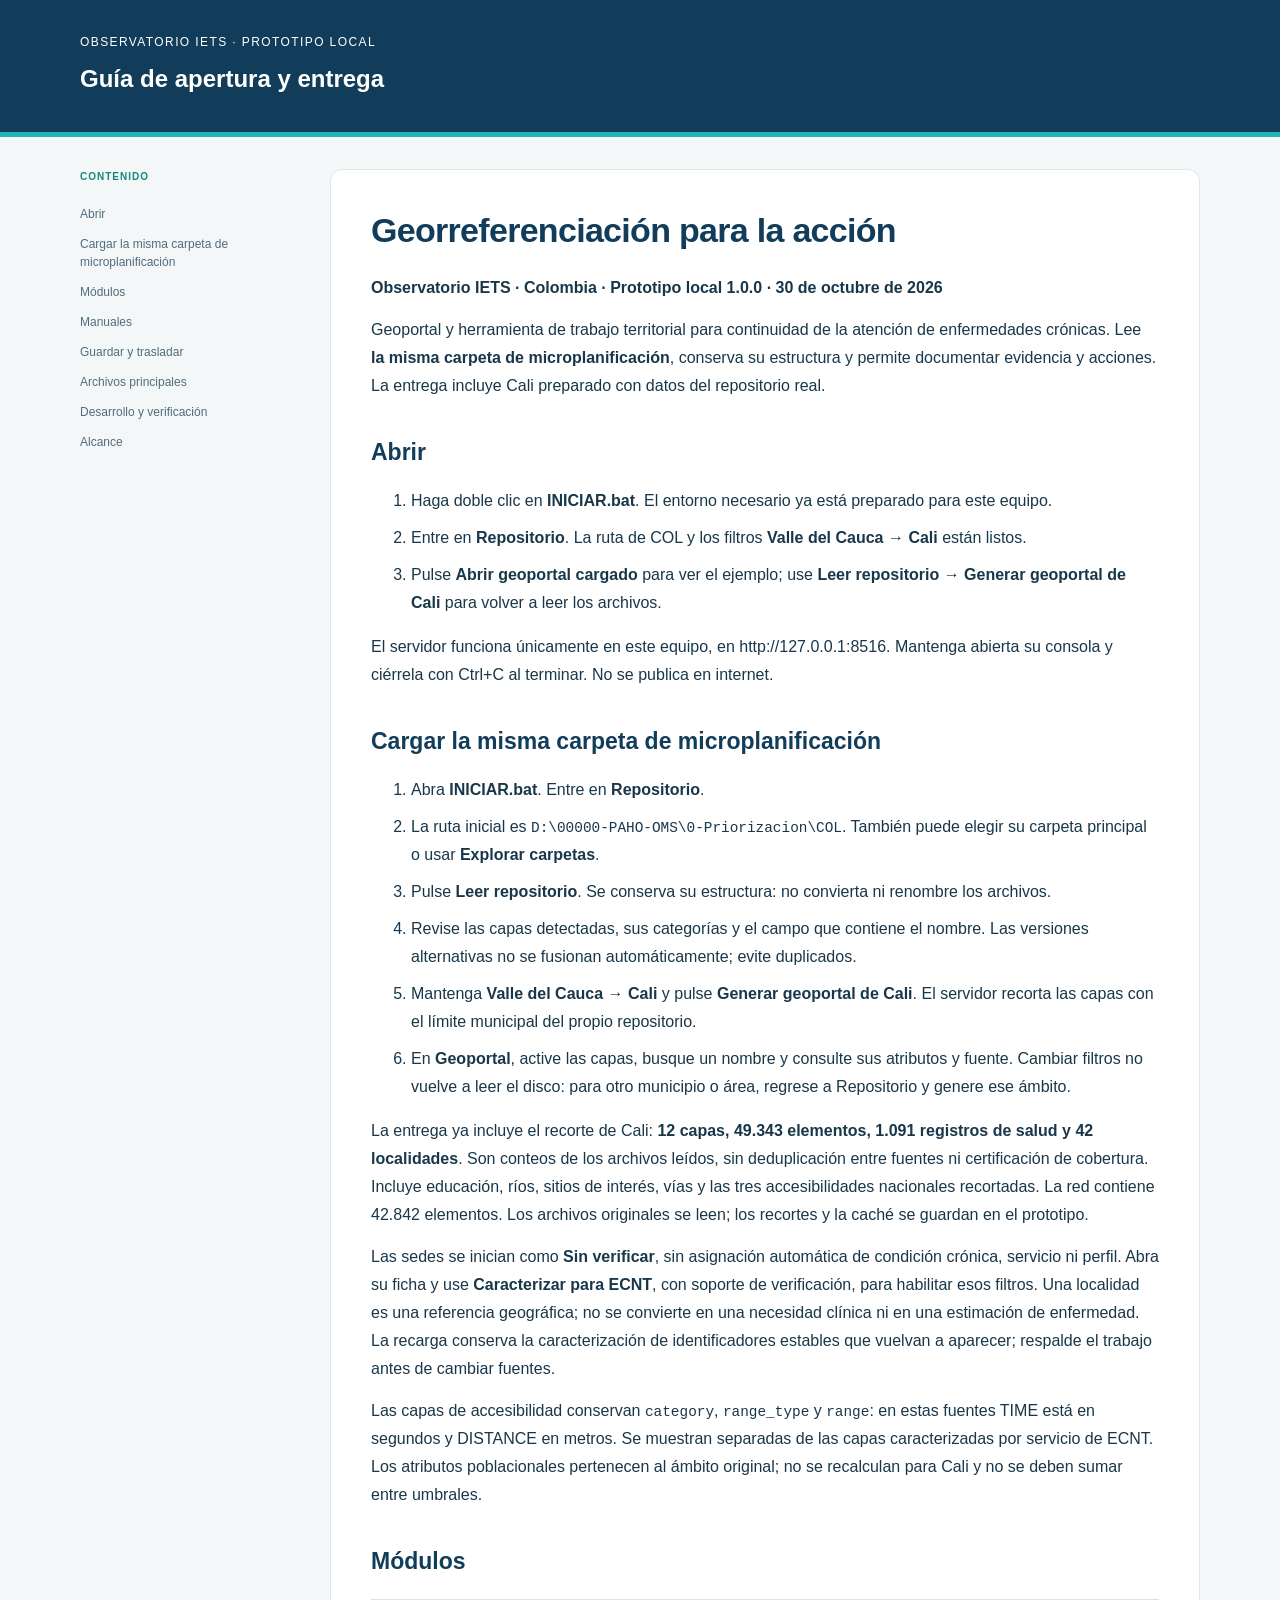
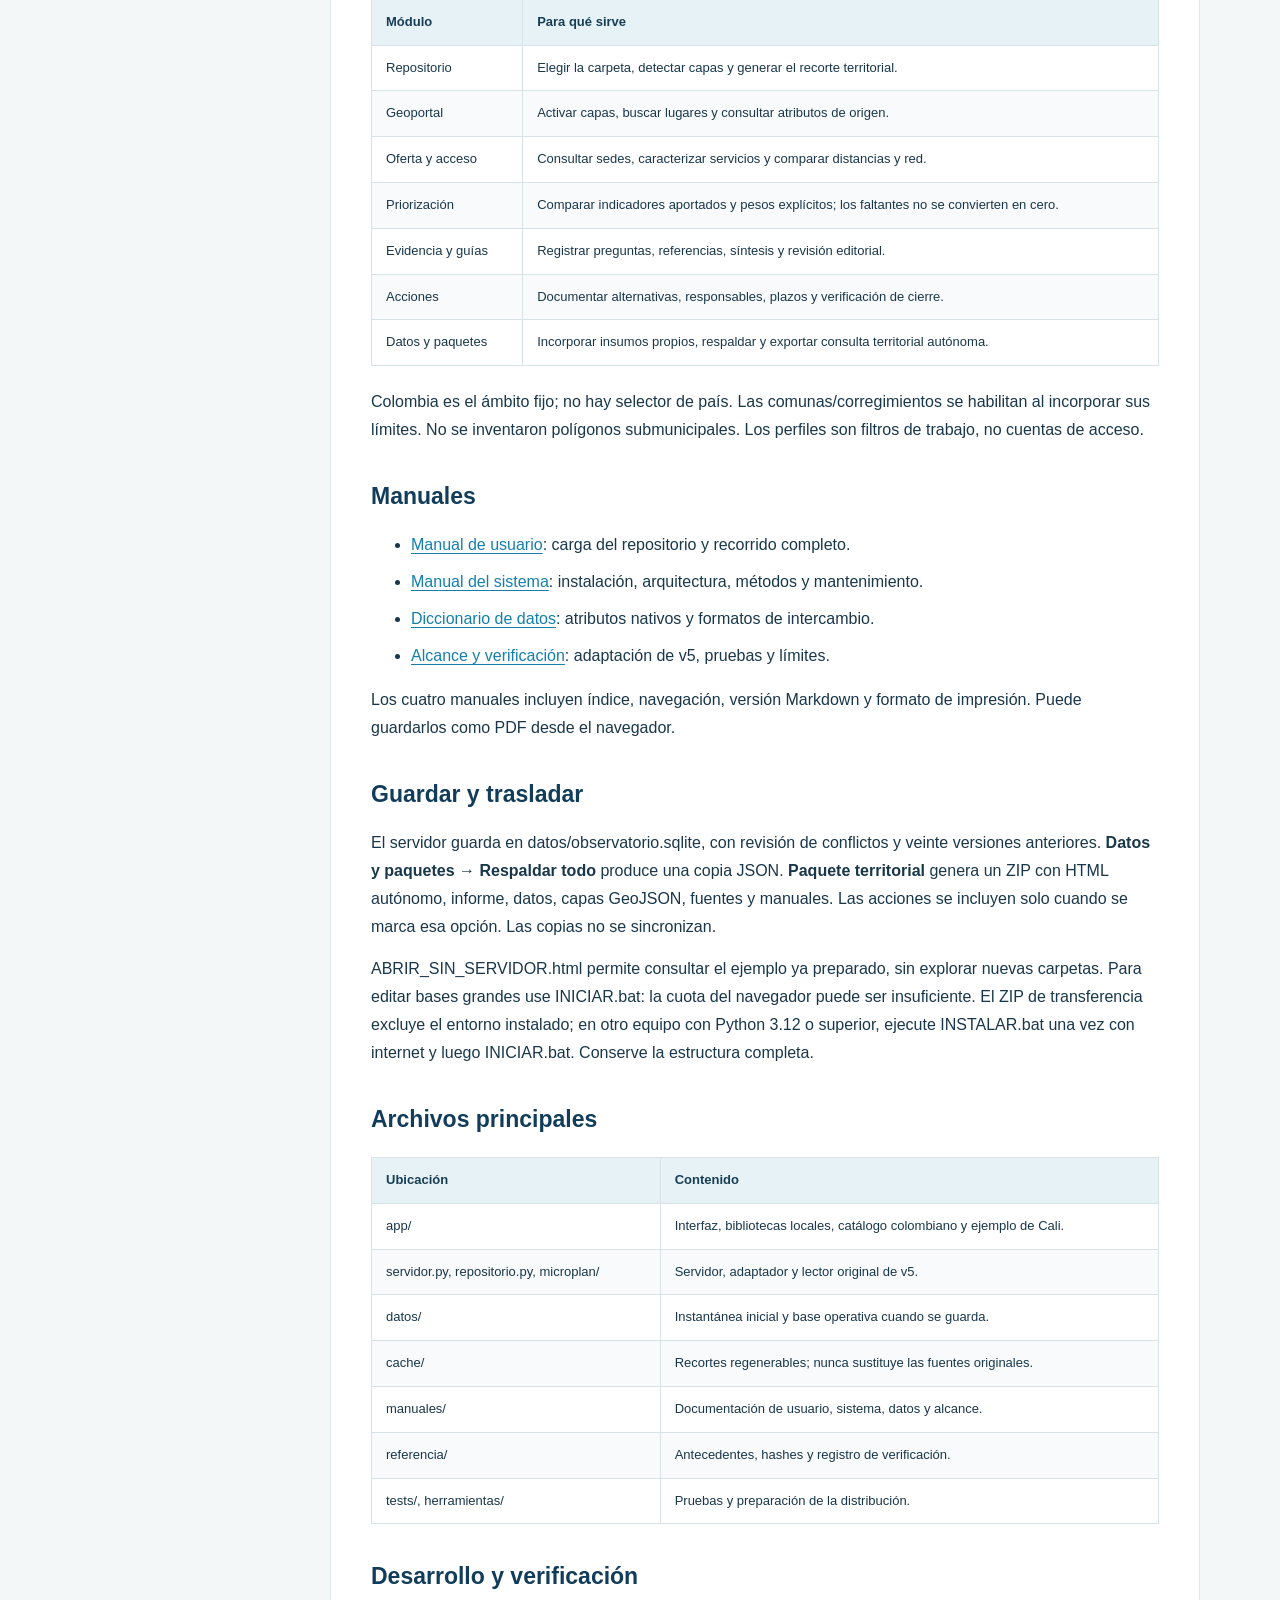
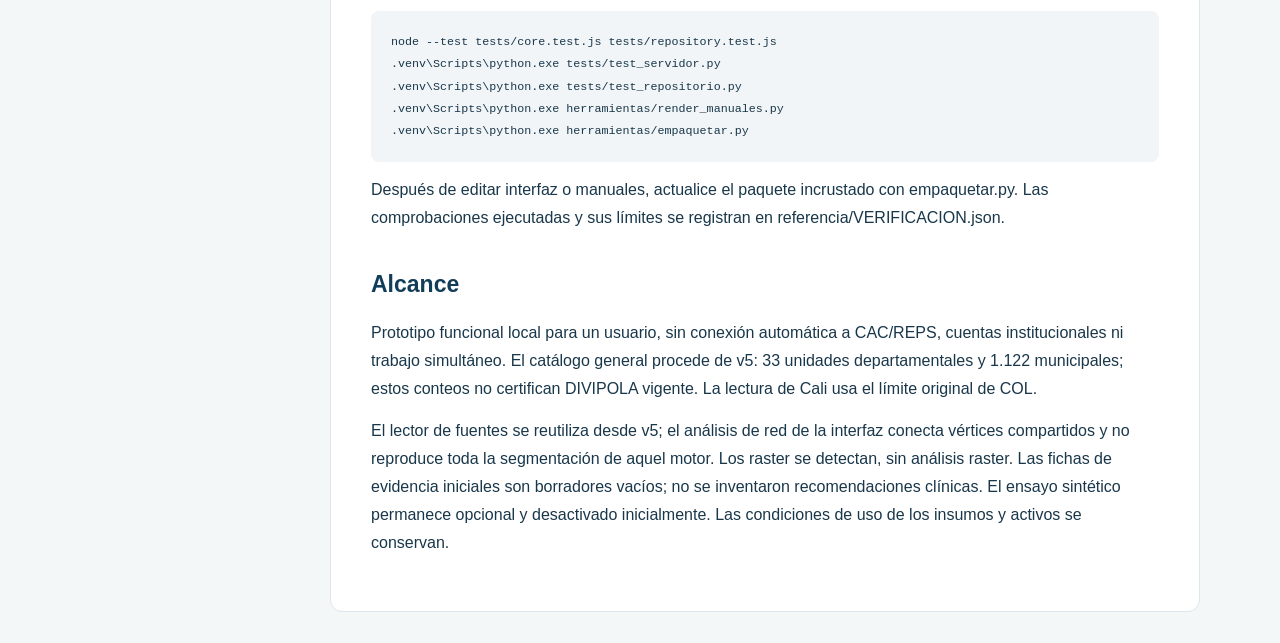
<file: README.html>
<!doctype html><html lang="es"><meta charset="utf-8"><meta name="viewport" content="width=device-width,initial-scale=1"><title>Comenzar · Observatorio IETS</title><style>*{box-sizing:border-box}html{scroll-behavior:smooth}body{margin:0;font:16px/1.75 "Segoe UI",Arial,sans-serif;color:#19374a;background:#f3f7f8}header{background:#123d5a;color:white;padding:32px max(24px,calc((100vw - 1120px)/2));border-bottom:5px solid #21b6b2}header p{margin:0;font-size:12px;letter-spacing:1.4px;text-transform:uppercase}header b{font-size:24px;display:block;margin-top:5px}nav.tabs{background:white;border-bottom:1px solid #dce7ec;display:flex;gap:25px;padding:16px max(24px,calc((100vw - 1120px)/2));flex-wrap:wrap}a{color:#147fae;text-underline-offset:3px}.tabs a{font-size:13px;font-weight:600;text-decoration:none}.layout{max-width:1168px;margin:32px auto;display:grid;grid-template-columns:220px minmax(0,1fr);gap:30px;padding:0 24px}.toc{align-self:start;position:sticky;top:25px;font-size:12px;line-height:1.5}.toc b{display:block;margin-bottom:15px;text-transform:uppercase;font-size:10px;letter-spacing:1px;color:#16877f}.toc a{display:block;text-decoration:none;color:#526d7d;padding:6px 0}.paper{background:white;border:1px solid #dce7ec;border-radius:12px;padding:40px;min-width:0}h1{font-size:34px;line-height:1.2;letter-spacing:-.7px;color:#123d5a;margin-top:0}h2{font-size:23px;line-height:1.3;color:#123d5a;margin-top:38px;scroll-margin-top:25px}p{margin:14px 0}li{margin:9px 0}table{width:100%;border-collapse:collapse;font-size:13px;line-height:1.6;margin:22px 0}th,td{padding:12px 14px;border:1px solid #d8e3e7;text-align:left;vertical-align:top;overflow-wrap:anywhere}th{background:#e7f2f6;color:#173e55}tr:nth-child(even) td{background:#f8fafb}pre{padding:20px;background:#f1f5f7;border-radius:8px;overflow:auto;font-size:13px;line-height:1.7;white-space:pre-wrap;overflow-wrap:anywhere}code{font-family:Consolas,monospace;font-size:.9em}footer{max-width:1120px;margin:30px auto;padding:25px;border-top:1px solid #dce7ec;font-size:12px;color:#637e8a}@media(max-width:800px){.layout{display:block;padding:0 14px}.toc{position:static;margin-bottom:25px}.paper{padding:25px}h1{font-size:28px}table{font-size:11px}th,td{padding:8px}.tabs{gap:12px!important}}@media print{body{background:white;font-size:11pt;line-height:1.55}header,.tabs,.toc,footer{display:none!important}.layout{display:block;margin:0;padding:0}.paper{border:0;padding:0}h1,h2{color:black}h1{font-size:22pt}h2{font-size:15pt;break-after:avoid}p,li{orphans:3;widows:3}table{font-size:9pt}tr{break-inside:avoid}pre{font-size:9pt}@page{margin:20mm}}</style><header><p>Observatorio IETS · Prototipo local</p><b>Guía de apertura y entrega</b></header><div class="layout"><aside class="toc"><b>Contenido</b><a href="#abrir">Abrir</a><a href="#cargar-la-misma-carpeta-de-microplanificacion">Cargar la misma carpeta de microplanificación</a><a href="#modulos">Módulos</a><a href="#manuales">Manuales</a><a href="#guardar-y-trasladar">Guardar y trasladar</a><a href="#archivos-principales">Archivos principales</a><a href="#desarrollo-y-verificacion">Desarrollo y verificación</a><a href="#alcance">Alcance</a></aside><main class="paper"><h1 id="georreferenciacion-para-la-accion">Georreferenciación para la acción</h1>
<p><strong>Observatorio IETS · Colombia · Prototipo local 1.0.0 · 30 de octubre de 2026</strong></p>
<p>Geoportal y herramienta de trabajo territorial para continuidad de la atención de enfermedades crónicas. Lee <strong>la misma carpeta de microplanificación</strong>, conserva su estructura y permite documentar evidencia y acciones. La entrega incluye Cali preparado con datos del repositorio real.</p>
<h2 id="abrir">Abrir</h2>
<ol>
<li>Haga doble clic en <strong>INICIAR.bat</strong>. El entorno necesario ya está preparado para este equipo.</li>
<li>Entre en <strong>Repositorio</strong>. La ruta de COL y los filtros <strong>Valle del Cauca → Cali</strong> están listos.</li>
<li>Pulse <strong>Abrir geoportal cargado</strong> para ver el ejemplo; use <strong>Leer repositorio → Generar geoportal de Cali</strong> para volver a leer los archivos.</li>
</ol>
<p>El servidor funciona únicamente en este equipo, en http://127.0.0.1:8516. Mantenga abierta su consola y ciérrela con Ctrl+C al terminar. No se publica en internet.</p>
<h2 id="cargar-la-misma-carpeta-de-microplanificacion">Cargar la misma carpeta de microplanificación</h2>
<ol>
<li>Abra <strong>INICIAR.bat</strong>. Entre en <strong>Repositorio</strong>.</li>
<li>La ruta inicial es <code>D:\00000-PAHO-OMS\0-Priorizacion\COL</code>. También puede elegir su carpeta principal o usar <strong>Explorar carpetas</strong>.</li>
<li>Pulse <strong>Leer repositorio</strong>. Se conserva su estructura: no convierta ni renombre los archivos.</li>
<li>Revise las capas detectadas, sus categorías y el campo que contiene el nombre. Las versiones alternativas no se fusionan automáticamente; evite duplicados.</li>
<li>Mantenga <strong>Valle del Cauca → Cali</strong> y pulse <strong>Generar geoportal de Cali</strong>. El servidor recorta las capas con el límite municipal del propio repositorio.</li>
<li>En <strong>Geoportal</strong>, active las capas, busque un nombre y consulte sus atributos y fuente. Cambiar filtros no vuelve a leer el disco: para otro municipio o área, regrese a Repositorio y genere ese ámbito.</li>
</ol>
<p>La entrega ya incluye el recorte de Cali: <strong>12 capas, 49.343 elementos, 1.091 registros de salud y 42 localidades</strong>. Son conteos de los archivos leídos, sin deduplicación entre fuentes ni certificación de cobertura. Incluye educación, ríos, sitios de interés, vías y las tres accesibilidades nacionales recortadas. La red contiene 42.842 elementos. Los archivos originales se leen; los recortes y la caché se guardan en el prototipo.</p>
<p>Las sedes se inician como <strong>Sin verificar</strong>, sin asignación automática de condición crónica, servicio ni perfil. Abra su ficha y use <strong>Caracterizar para ECNT</strong>, con soporte de verificación, para habilitar esos filtros. Una localidad es una referencia geográfica; no se convierte en una necesidad clínica ni en una estimación de enfermedad. La recarga conserva la caracterización de identificadores estables que vuelvan a aparecer; respalde el trabajo antes de cambiar fuentes.</p>
<p>Las capas de accesibilidad conservan <code>category</code>, <code>range_type</code> y <code>range</code>: en estas fuentes TIME está en segundos y DISTANCE en metros. Se muestran separadas de las capas caracterizadas por servicio de ECNT. Los atributos poblacionales pertenecen al ámbito original; no se recalculan para Cali y no se deben sumar entre umbrales.</p>
<h2 id="modulos">Módulos</h2>
<div class="table"><table><thead><tr><th>Módulo</th><th>Para qué sirve</th></tr></thead><tbody>
<tr><td>Repositorio</td><td>Elegir la carpeta, detectar capas y generar el recorte territorial.</td></tr>
<tr><td>Geoportal</td><td>Activar capas, buscar lugares y consultar atributos de origen.</td></tr>
<tr><td>Oferta y acceso</td><td>Consultar sedes, caracterizar servicios y comparar distancias y red.</td></tr>
<tr><td>Priorización</td><td>Comparar indicadores aportados y pesos explícitos; los faltantes no se convierten en cero.</td></tr>
<tr><td>Evidencia y guías</td><td>Registrar preguntas, referencias, síntesis y revisión editorial.</td></tr>
<tr><td>Acciones</td><td>Documentar alternativas, responsables, plazos y verificación de cierre.</td></tr>
<tr><td>Datos y paquetes</td><td>Incorporar insumos propios, respaldar y exportar consulta territorial autónoma.</td></tr>
</tbody></table></div>
<p>Colombia es el ámbito fijo; no hay selector de país. Las comunas/corregimientos se habilitan al incorporar sus límites. No se inventaron polígonos submunicipales. Los perfiles son filtros de trabajo, no cuentas de acceso.</p>
<h2 id="manuales">Manuales</h2>
<ul>
<li><a href="manuales/usuario.html">Manual de usuario</a>: carga del repositorio y recorrido completo.</li>
<li><a href="manuales/sistema.html">Manual del sistema</a>: instalación, arquitectura, métodos y mantenimiento.</li>
<li><a href="manuales/datos.html">Diccionario de datos</a>: atributos nativos y formatos de intercambio.</li>
<li><a href="manuales/alcance.html">Alcance y verificación</a>: adaptación de v5, pruebas y límites.</li>
</ul>
<p>Los cuatro manuales incluyen índice, navegación, versión Markdown y formato de impresión. Puede guardarlos como PDF desde el navegador.</p>
<h2 id="guardar-y-trasladar">Guardar y trasladar</h2>
<p>El servidor guarda en datos/observatorio.sqlite, con revisión de conflictos y veinte versiones anteriores. <strong>Datos y paquetes → Respaldar todo</strong> produce una copia JSON. <strong>Paquete territorial</strong> genera un ZIP con HTML autónomo, informe, datos, capas GeoJSON, fuentes y manuales. Las acciones se incluyen solo cuando se marca esa opción. Las copias no se sincronizan.</p>
<p>ABRIR_SIN_SERVIDOR.html permite consultar el ejemplo ya preparado, sin explorar nuevas carpetas. Para editar bases grandes use INICIAR.bat: la cuota del navegador puede ser insuficiente. El ZIP de transferencia excluye el entorno instalado; en otro equipo con Python 3.12 o superior, ejecute INSTALAR.bat una vez con internet y luego INICIAR.bat. Conserve la estructura completa.</p>
<h2 id="archivos-principales">Archivos principales</h2>
<div class="table"><table><thead><tr><th>Ubicación</th><th>Contenido</th></tr></thead><tbody>
<tr><td>app/</td><td>Interfaz, bibliotecas locales, catálogo colombiano y ejemplo de Cali.</td></tr>
<tr><td>servidor.py, repositorio.py, microplan/</td><td>Servidor, adaptador y lector original de v5.</td></tr>
<tr><td>datos/</td><td>Instantánea inicial y base operativa cuando se guarda.</td></tr>
<tr><td>cache/</td><td>Recortes regenerables; nunca sustituye las fuentes originales.</td></tr>
<tr><td>manuales/</td><td>Documentación de usuario, sistema, datos y alcance.</td></tr>
<tr><td>referencia/</td><td>Antecedentes, hashes y registro de verificación.</td></tr>
<tr><td>tests/, herramientas/</td><td>Pruebas y preparación de la distribución.</td></tr>
</tbody></table></div>
<h2 id="desarrollo-y-verificacion">Desarrollo y verificación</h2>
<pre><code>node --test tests/core.test.js tests/repository.test.js
.venv\Scripts\python.exe tests/test_servidor.py
.venv\Scripts\python.exe tests/test_repositorio.py
.venv\Scripts\python.exe herramientas/render_manuales.py
.venv\Scripts\python.exe herramientas/empaquetar.py</code></pre>
<p>Después de editar interfaz o manuales, actualice el paquete incrustado con empaquetar.py. Las comprobaciones ejecutadas y sus límites se registran en referencia/VERIFICACION.json.</p>
<h2 id="alcance">Alcance</h2>
<p>Prototipo funcional local para un usuario, sin conexión automática a CAC/REPS, cuentas institucionales ni trabajo simultáneo. El catálogo general procede de v5: 33 unidades departamentales y 1.122 municipales; estos conteos no certifican DIVIPOLA vigente. La lectura de Cali usa el límite original de COL.</p>
<p>El lector de fuentes se reutiliza desde v5; el análisis de red de la interfaz conecta vértices compartidos y no reproduce toda la segmentación de aquel motor. Los raster se detectan, sin análisis raster. Las fichas de evidencia iniciales son borradores vacíos; no se inventaron recomendaciones clínicas. El ensayo sintético permanece opcional y desactivado inicialmente. Las condiciones de uso de los insumos y activos se conservan.</p></main></div></html>
</file>
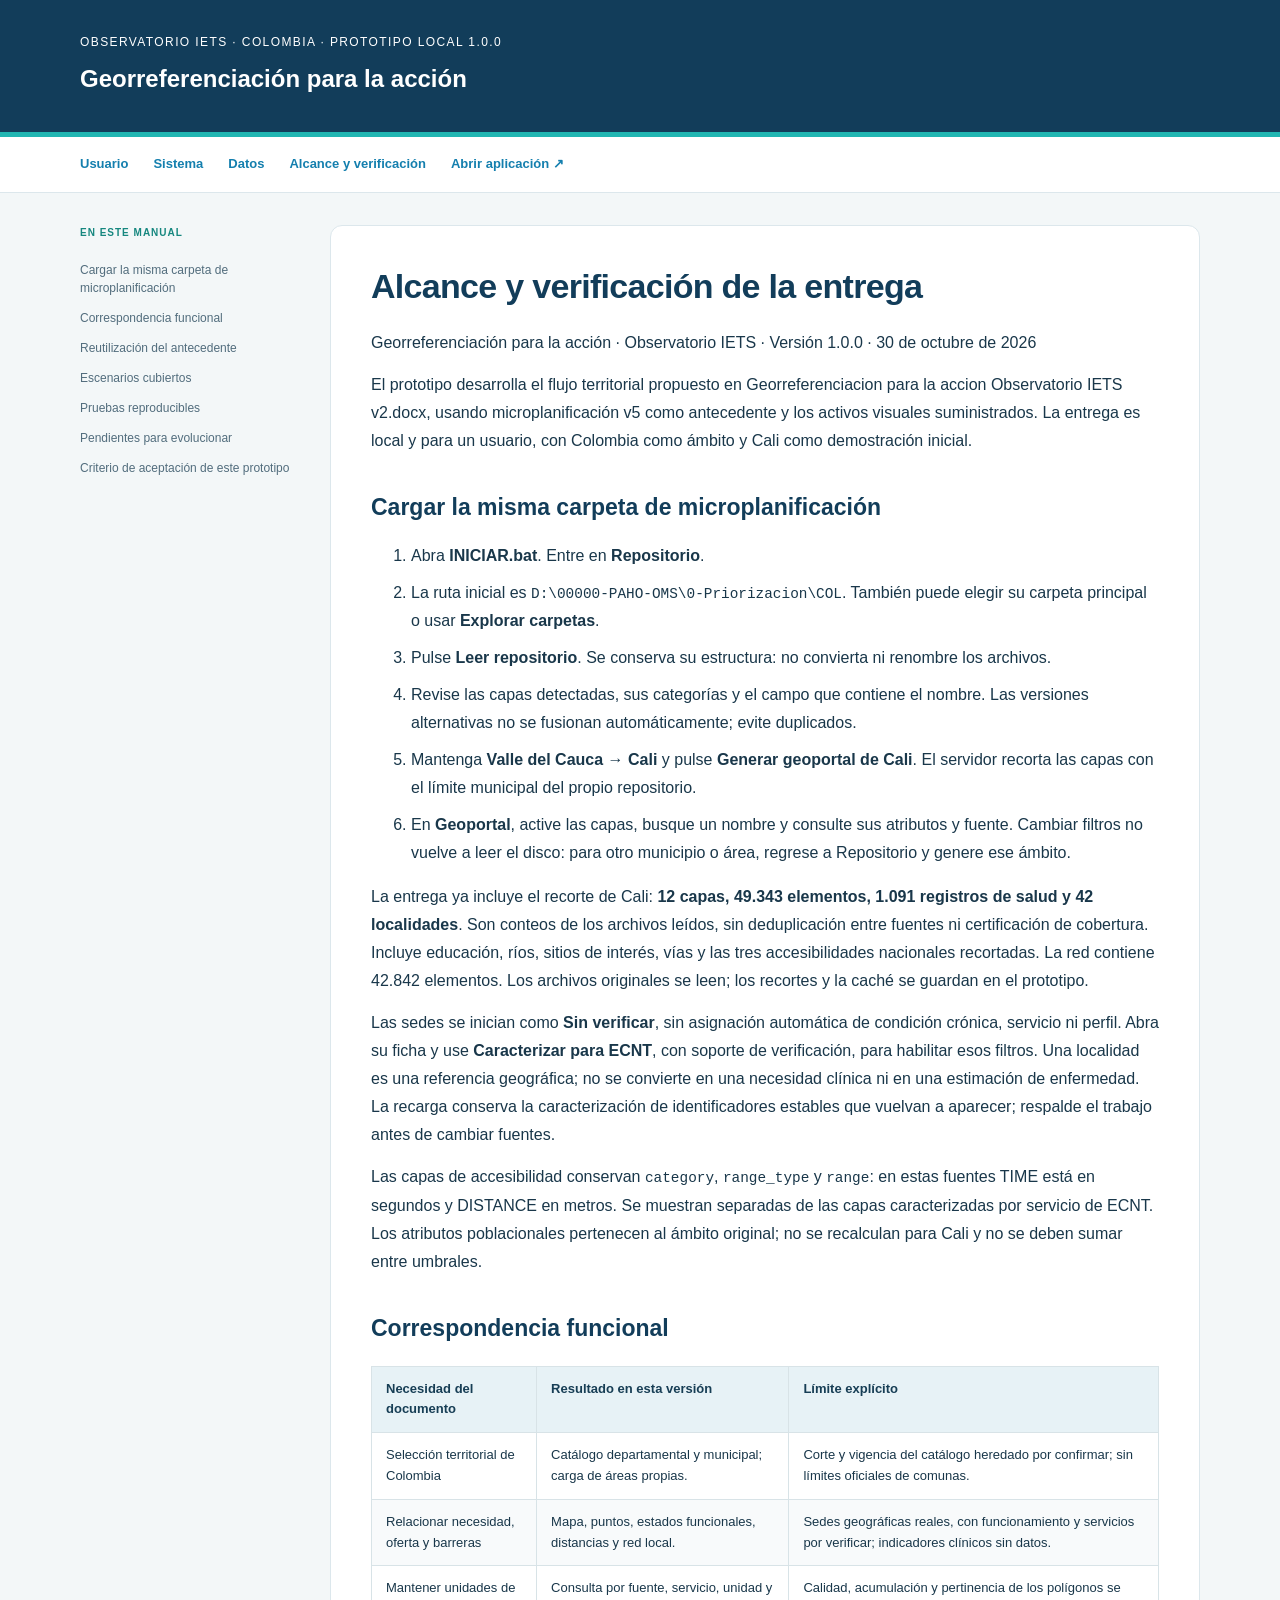
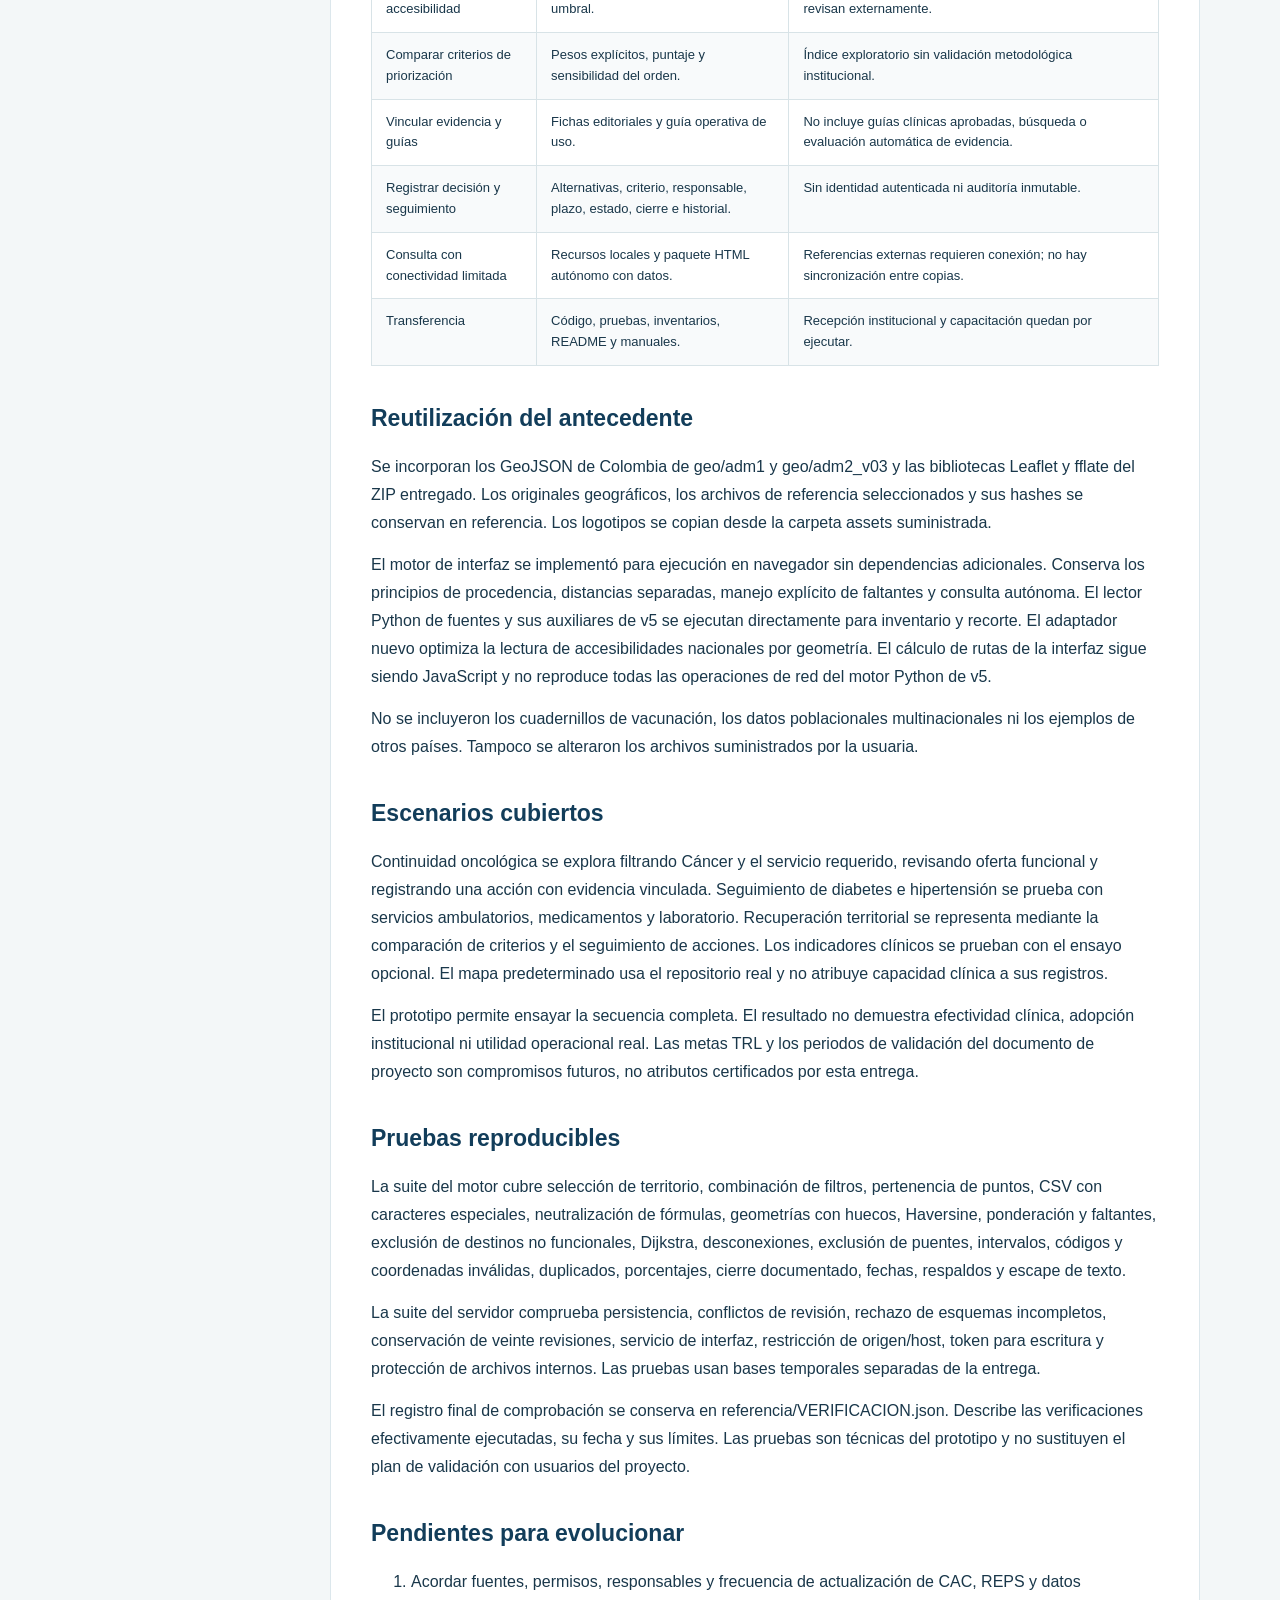
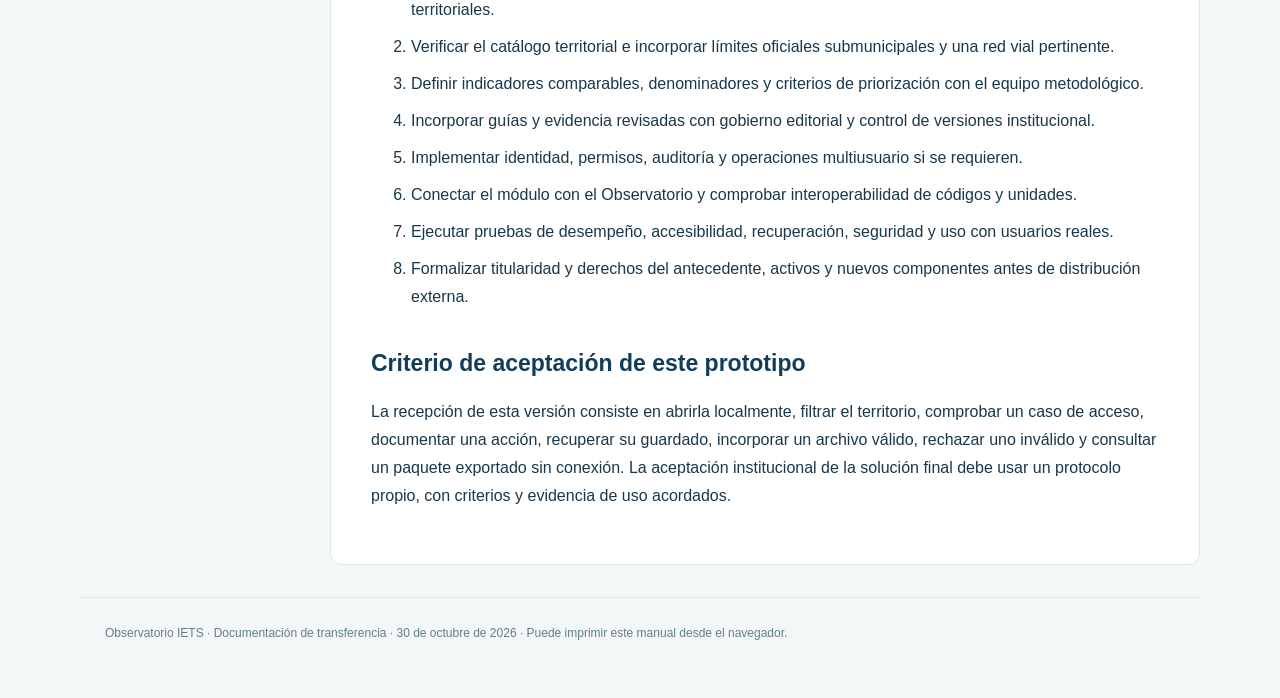
<file: manuales/alcance.html>
<!doctype html><html lang="es"><head><meta charset="utf-8"><meta name="viewport" content="width=device-width,initial-scale=1"><title>Alcance y verificación de la entrega · IETS</title><style>*{box-sizing:border-box}html{scroll-behavior:smooth}body{margin:0;font:16px/1.75 "Segoe UI",Arial,sans-serif;color:#19374a;background:#f3f7f8}header{background:#123d5a;color:white;padding:32px max(24px,calc((100vw - 1120px)/2));border-bottom:5px solid #21b6b2}header p{margin:0;font-size:12px;letter-spacing:1.4px;text-transform:uppercase}header b{font-size:24px;display:block;margin-top:5px}nav.tabs{background:white;border-bottom:1px solid #dce7ec;display:flex;gap:25px;padding:16px max(24px,calc((100vw - 1120px)/2));flex-wrap:wrap}a{color:#147fae;text-underline-offset:3px}.tabs a{font-size:13px;font-weight:600;text-decoration:none}.layout{max-width:1168px;margin:32px auto;display:grid;grid-template-columns:220px minmax(0,1fr);gap:30px;padding:0 24px}.toc{align-self:start;position:sticky;top:25px;font-size:12px;line-height:1.5}.toc b{display:block;margin-bottom:15px;text-transform:uppercase;font-size:10px;letter-spacing:1px;color:#16877f}.toc a{display:block;text-decoration:none;color:#526d7d;padding:6px 0}.paper{background:white;border:1px solid #dce7ec;border-radius:12px;padding:40px;min-width:0}h1{font-size:34px;line-height:1.2;letter-spacing:-.7px;color:#123d5a;margin-top:0}h2{font-size:23px;line-height:1.3;color:#123d5a;margin-top:38px;scroll-margin-top:25px}p{margin:14px 0}li{margin:9px 0}table{width:100%;border-collapse:collapse;font-size:13px;line-height:1.6;margin:22px 0}th,td{padding:12px 14px;border:1px solid #d8e3e7;text-align:left;vertical-align:top;overflow-wrap:anywhere}th{background:#e7f2f6;color:#173e55}tr:nth-child(even) td{background:#f8fafb}pre{padding:20px;background:#f1f5f7;border-radius:8px;overflow:auto;font-size:13px;line-height:1.7;white-space:pre-wrap;overflow-wrap:anywhere}code{font-family:Consolas,monospace;font-size:.9em}footer{max-width:1120px;margin:30px auto;padding:25px;border-top:1px solid #dce7ec;font-size:12px;color:#637e8a}@media(max-width:800px){.layout{display:block;padding:0 14px}.toc{position:static;margin-bottom:25px}.paper{padding:25px}h1{font-size:28px}table{font-size:11px}th,td{padding:8px}.tabs{gap:12px!important}}@media print{body{background:white;font-size:11pt;line-height:1.55}header,.tabs,.toc,footer{display:none!important}.layout{display:block;margin:0;padding:0}.paper{border:0;padding:0}h1,h2{color:black}h1{font-size:22pt}h2{font-size:15pt;break-after:avoid}p,li{orphans:3;widows:3}table{font-size:9pt}tr{break-inside:avoid}pre{font-size:9pt}@page{margin:20mm}}</style></head><body><header><p>Observatorio IETS · Colombia · Prototipo local 1.0.0</p><b>Georreferenciación para la acción</b></header><nav class="tabs" aria-label="Manuales"><a href="usuario.html">Usuario</a><a href="sistema.html">Sistema</a><a href="datos.html">Datos</a><a href="alcance.html">Alcance y verificación</a><a href="../app/index.html">Abrir aplicación ↗</a></nav><div class="layout"><aside class="toc"><b>En este manual</b><a href="#cargar-la-misma-carpeta-de-microplanificacion">Cargar la misma carpeta de microplanificación</a><a href="#correspondencia-funcional">Correspondencia funcional</a><a href="#reutilizacion-del-antecedente">Reutilización del antecedente</a><a href="#escenarios-cubiertos">Escenarios cubiertos</a><a href="#pruebas-reproducibles">Pruebas reproducibles</a><a href="#pendientes-para-evolucionar">Pendientes para evolucionar</a><a href="#criterio-de-aceptacion-de-este-prototipo">Criterio de aceptación de este prototipo</a></aside><main class="paper"><h1 id="alcance-y-verificacion-de-la-entrega">Alcance y verificación de la entrega</h1>
<p>Georreferenciación para la acción · Observatorio IETS · Versión 1.0.0 · 30 de octubre de 2026</p>
<p>El prototipo desarrolla el flujo territorial propuesto en Georreferenciacion para la accion Observatorio IETS v2.docx, usando microplanificación v5 como antecedente y los activos visuales suministrados. La entrega es local y para un usuario, con Colombia como ámbito y Cali como demostración inicial.</p>
<h2 id="cargar-la-misma-carpeta-de-microplanificacion">Cargar la misma carpeta de microplanificación</h2>
<ol>
<li>Abra <strong>INICIAR.bat</strong>. Entre en <strong>Repositorio</strong>.</li>
<li>La ruta inicial es <code>D:\00000-PAHO-OMS\0-Priorizacion\COL</code>. También puede elegir su carpeta principal o usar <strong>Explorar carpetas</strong>.</li>
<li>Pulse <strong>Leer repositorio</strong>. Se conserva su estructura: no convierta ni renombre los archivos.</li>
<li>Revise las capas detectadas, sus categorías y el campo que contiene el nombre. Las versiones alternativas no se fusionan automáticamente; evite duplicados.</li>
<li>Mantenga <strong>Valle del Cauca → Cali</strong> y pulse <strong>Generar geoportal de Cali</strong>. El servidor recorta las capas con el límite municipal del propio repositorio.</li>
<li>En <strong>Geoportal</strong>, active las capas, busque un nombre y consulte sus atributos y fuente. Cambiar filtros no vuelve a leer el disco: para otro municipio o área, regrese a Repositorio y genere ese ámbito.</li>
</ol>
<p>La entrega ya incluye el recorte de Cali: <strong>12 capas, 49.343 elementos, 1.091 registros de salud y 42 localidades</strong>. Son conteos de los archivos leídos, sin deduplicación entre fuentes ni certificación de cobertura. Incluye educación, ríos, sitios de interés, vías y las tres accesibilidades nacionales recortadas. La red contiene 42.842 elementos. Los archivos originales se leen; los recortes y la caché se guardan en el prototipo.</p>
<p>Las sedes se inician como <strong>Sin verificar</strong>, sin asignación automática de condición crónica, servicio ni perfil. Abra su ficha y use <strong>Caracterizar para ECNT</strong>, con soporte de verificación, para habilitar esos filtros. Una localidad es una referencia geográfica; no se convierte en una necesidad clínica ni en una estimación de enfermedad. La recarga conserva la caracterización de identificadores estables que vuelvan a aparecer; respalde el trabajo antes de cambiar fuentes.</p>
<p>Las capas de accesibilidad conservan <code>category</code>, <code>range_type</code> y <code>range</code>: en estas fuentes TIME está en segundos y DISTANCE en metros. Se muestran separadas de las capas caracterizadas por servicio de ECNT. Los atributos poblacionales pertenecen al ámbito original; no se recalculan para Cali y no se deben sumar entre umbrales.</p>
<h2 id="correspondencia-funcional">Correspondencia funcional</h2>
<div class="table"><table><thead><tr><th>Necesidad del documento</th><th>Resultado en esta versión</th><th>Límite explícito</th></tr></thead><tbody>
<tr><td>Selección territorial de Colombia</td><td>Catálogo departamental y municipal; carga de áreas propias.</td><td>Corte y vigencia del catálogo heredado por confirmar; sin límites oficiales de comunas.</td></tr>
<tr><td>Relacionar necesidad, oferta y barreras</td><td>Mapa, puntos, estados funcionales, distancias y red local.</td><td>Sedes geográficas reales, con funcionamiento y servicios por verificar; indicadores clínicos sin datos.</td></tr>
<tr><td>Mantener unidades de accesibilidad</td><td>Consulta por fuente, servicio, unidad y umbral.</td><td>Calidad, acumulación y pertinencia de los polígonos se revisan externamente.</td></tr>
<tr><td>Comparar criterios de priorización</td><td>Pesos explícitos, puntaje y sensibilidad del orden.</td><td>Índice exploratorio sin validación metodológica institucional.</td></tr>
<tr><td>Vincular evidencia y guías</td><td>Fichas editoriales y guía operativa de uso.</td><td>No incluye guías clínicas aprobadas, búsqueda o evaluación automática de evidencia.</td></tr>
<tr><td>Registrar decisión y seguimiento</td><td>Alternativas, criterio, responsable, plazo, estado, cierre e historial.</td><td>Sin identidad autenticada ni auditoría inmutable.</td></tr>
<tr><td>Consulta con conectividad limitada</td><td>Recursos locales y paquete HTML autónomo con datos.</td><td>Referencias externas requieren conexión; no hay sincronización entre copias.</td></tr>
<tr><td>Transferencia</td><td>Código, pruebas, inventarios, README y manuales.</td><td>Recepción institucional y capacitación quedan por ejecutar.</td></tr>
</tbody></table></div>
<h2 id="reutilizacion-del-antecedente">Reutilización del antecedente</h2>
<p>Se incorporan los GeoJSON de Colombia de geo/adm1 y geo/adm2_v03 y las bibliotecas Leaflet y fflate del ZIP entregado. Los originales geográficos, los archivos de referencia seleccionados y sus hashes se conservan en referencia. Los logotipos se copian desde la carpeta assets suministrada.</p>
<p>El motor de interfaz se implementó para ejecución en navegador sin dependencias adicionales. Conserva los principios de procedencia, distancias separadas, manejo explícito de faltantes y consulta autónoma. El lector Python de fuentes y sus auxiliares de v5 se ejecutan directamente para inventario y recorte. El adaptador nuevo optimiza la lectura de accesibilidades nacionales por geometría. El cálculo de rutas de la interfaz sigue siendo JavaScript y no reproduce todas las operaciones de red del motor Python de v5.</p>
<p>No se incluyeron los cuadernillos de vacunación, los datos poblacionales multinacionales ni los ejemplos de otros países. Tampoco se alteraron los archivos suministrados por la usuaria.</p>
<h2 id="escenarios-cubiertos">Escenarios cubiertos</h2>
<p>Continuidad oncológica se explora filtrando Cáncer y el servicio requerido, revisando oferta funcional y registrando una acción con evidencia vinculada. Seguimiento de diabetes e hipertensión se prueba con servicios ambulatorios, medicamentos y laboratorio. Recuperación territorial se representa mediante la comparación de criterios y el seguimiento de acciones. Los indicadores clínicos se prueban con el ensayo opcional. El mapa predeterminado usa el repositorio real y no atribuye capacidad clínica a sus registros.</p>
<p>El prototipo permite ensayar la secuencia completa. El resultado no demuestra efectividad clínica, adopción institucional ni utilidad operacional real. Las metas TRL y los periodos de validación del documento de proyecto son compromisos futuros, no atributos certificados por esta entrega.</p>
<h2 id="pruebas-reproducibles">Pruebas reproducibles</h2>
<p>La suite del motor cubre selección de territorio, combinación de filtros, pertenencia de puntos, CSV con caracteres especiales, neutralización de fórmulas, geometrías con huecos, Haversine, ponderación y faltantes, exclusión de destinos no funcionales, Dijkstra, desconexiones, exclusión de puentes, intervalos, códigos y coordenadas inválidas, duplicados, porcentajes, cierre documentado, fechas, respaldos y escape de texto.</p>
<p>La suite del servidor comprueba persistencia, conflictos de revisión, rechazo de esquemas incompletos, conservación de veinte revisiones, servicio de interfaz, restricción de origen/host, token para escritura y protección de archivos internos. Las pruebas usan bases temporales separadas de la entrega.</p>
<p>El registro final de comprobación se conserva en referencia/VERIFICACION.json. Describe las verificaciones efectivamente ejecutadas, su fecha y sus límites. Las pruebas son técnicas del prototipo y no sustituyen el plan de validación con usuarios del proyecto.</p>
<h2 id="pendientes-para-evolucionar">Pendientes para evolucionar</h2>
<ol>
<li>Acordar fuentes, permisos, responsables y frecuencia de actualización de CAC, REPS y datos territoriales.</li>
<li>Verificar el catálogo territorial e incorporar límites oficiales submunicipales y una red vial pertinente.</li>
<li>Definir indicadores comparables, denominadores y criterios de priorización con el equipo metodológico.</li>
<li>Incorporar guías y evidencia revisadas con gobierno editorial y control de versiones institucional.</li>
<li>Implementar identidad, permisos, auditoría y operaciones multiusuario si se requieren.</li>
<li>Conectar el módulo con el Observatorio y comprobar interoperabilidad de códigos y unidades.</li>
<li>Ejecutar pruebas de desempeño, accesibilidad, recuperación, seguridad y uso con usuarios reales.</li>
<li>Formalizar titularidad y derechos del antecedente, activos y nuevos componentes antes de distribución externa.</li>
</ol>
<h2 id="criterio-de-aceptacion-de-este-prototipo">Criterio de aceptación de este prototipo</h2>
<p>La recepción de esta versión consiste en abrirla localmente, filtrar el territorio, comprobar un caso de acceso, documentar una acción, recuperar su guardado, incorporar un archivo válido, rechazar uno inválido y consultar un paquete exportado sin conexión. La aceptación institucional de la solución final debe usar un protocolo propio, con criterios y evidencia de uso acordados.</p></main></div><footer>Observatorio IETS · Documentación de transferencia · 30 de octubre de 2026 · Puede imprimir este manual desde el navegador.</footer></body></html>
</file>
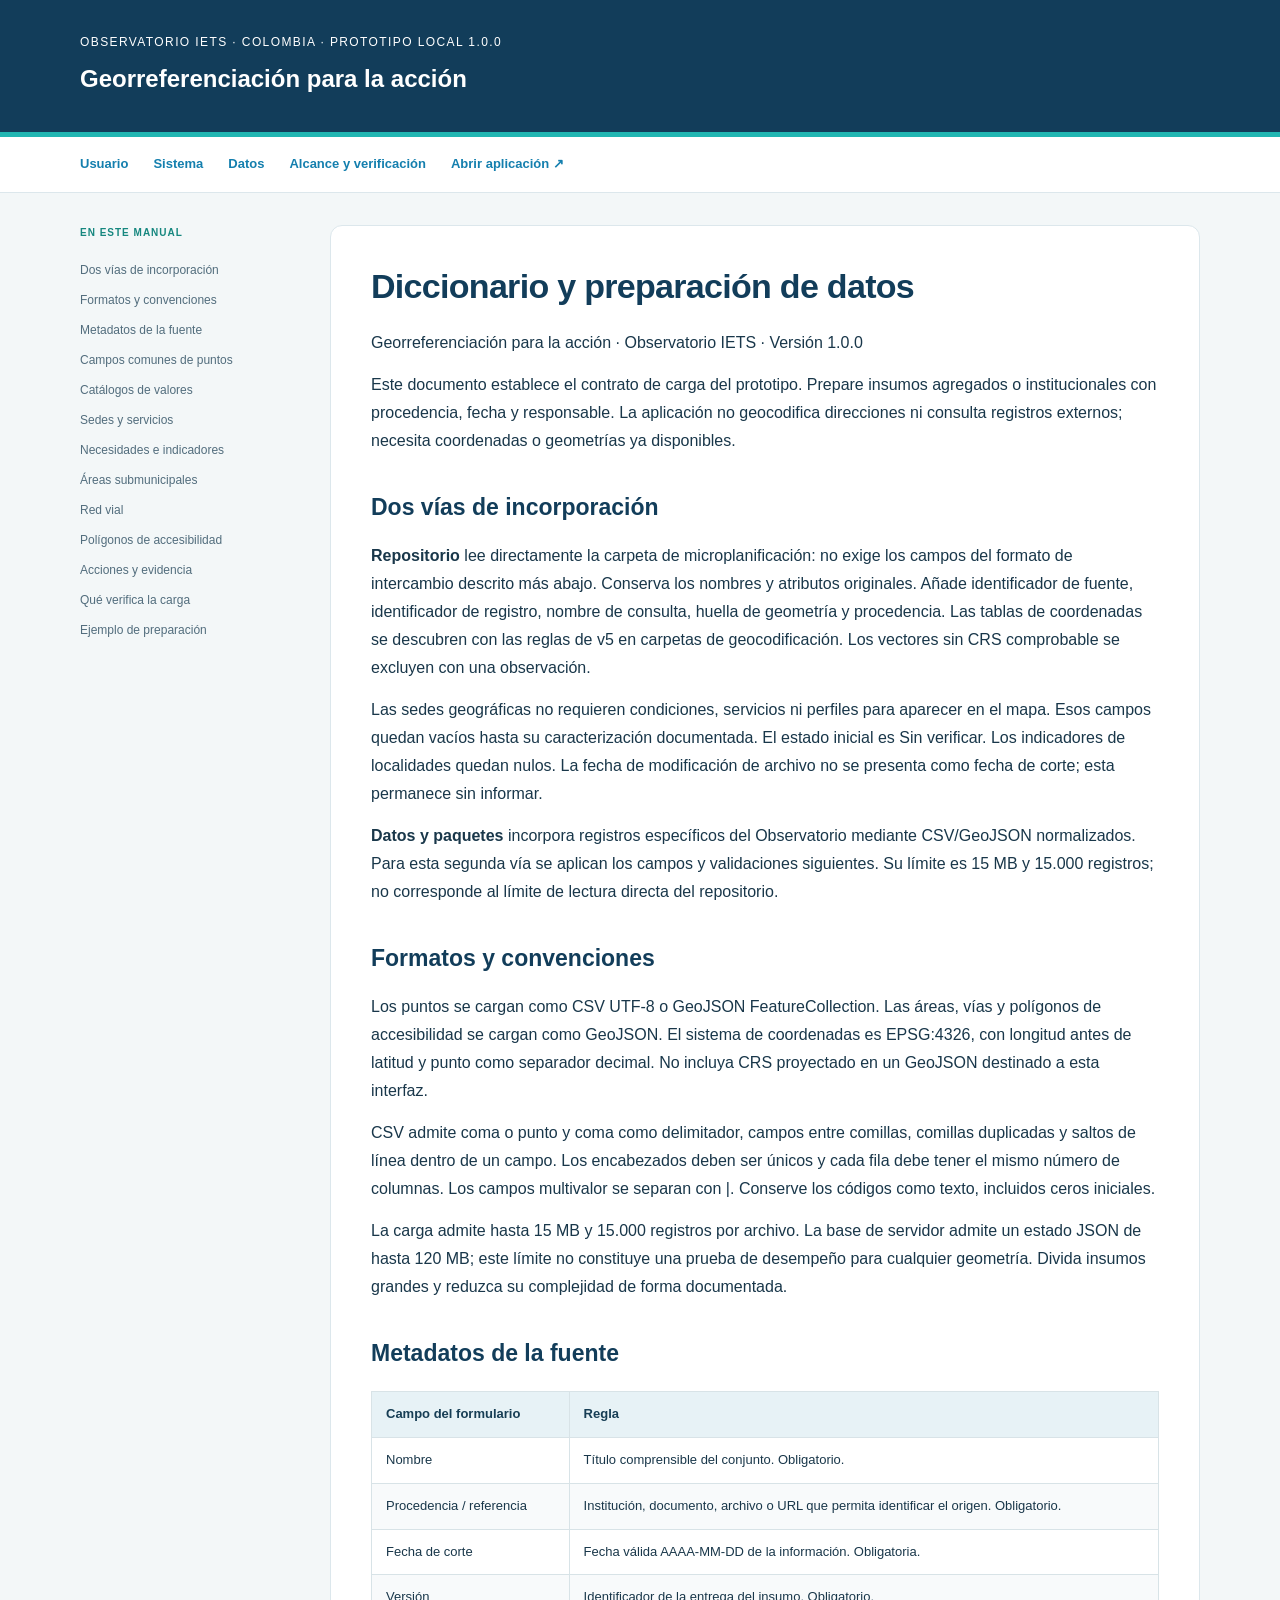
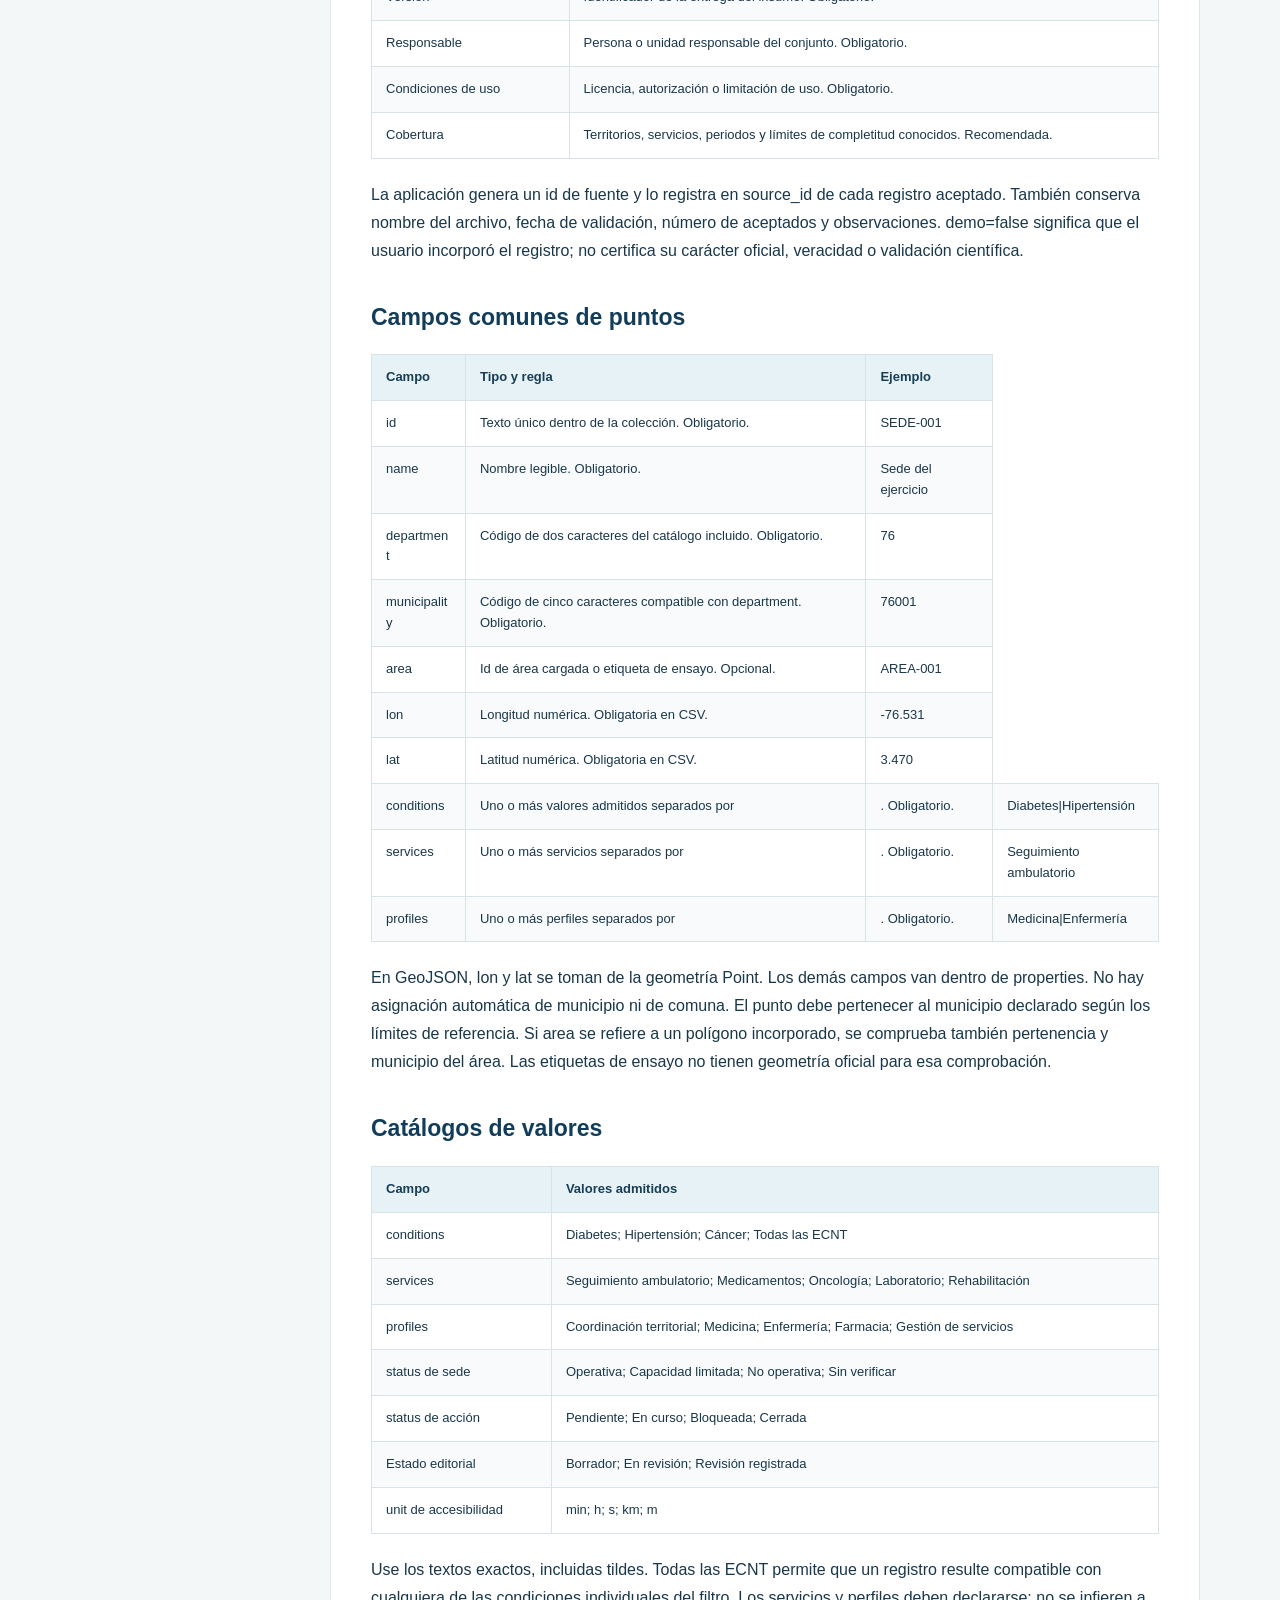
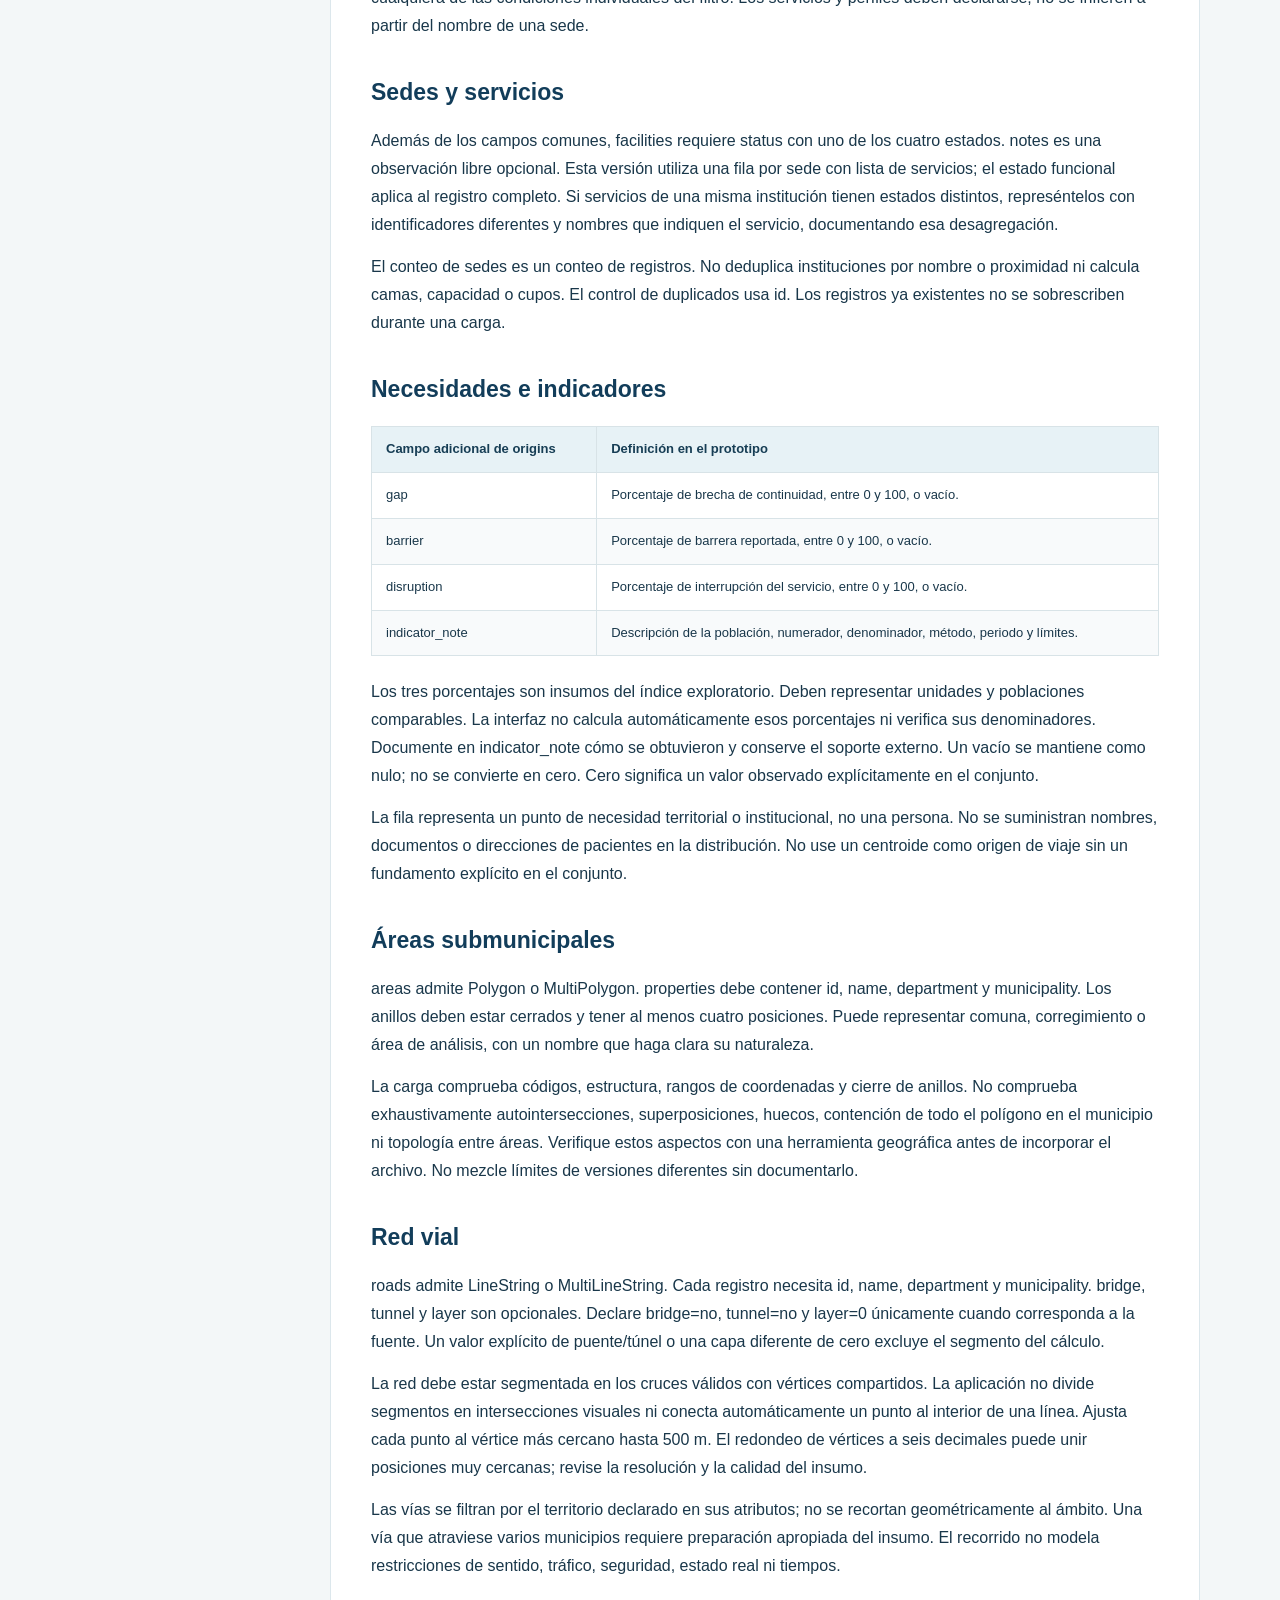
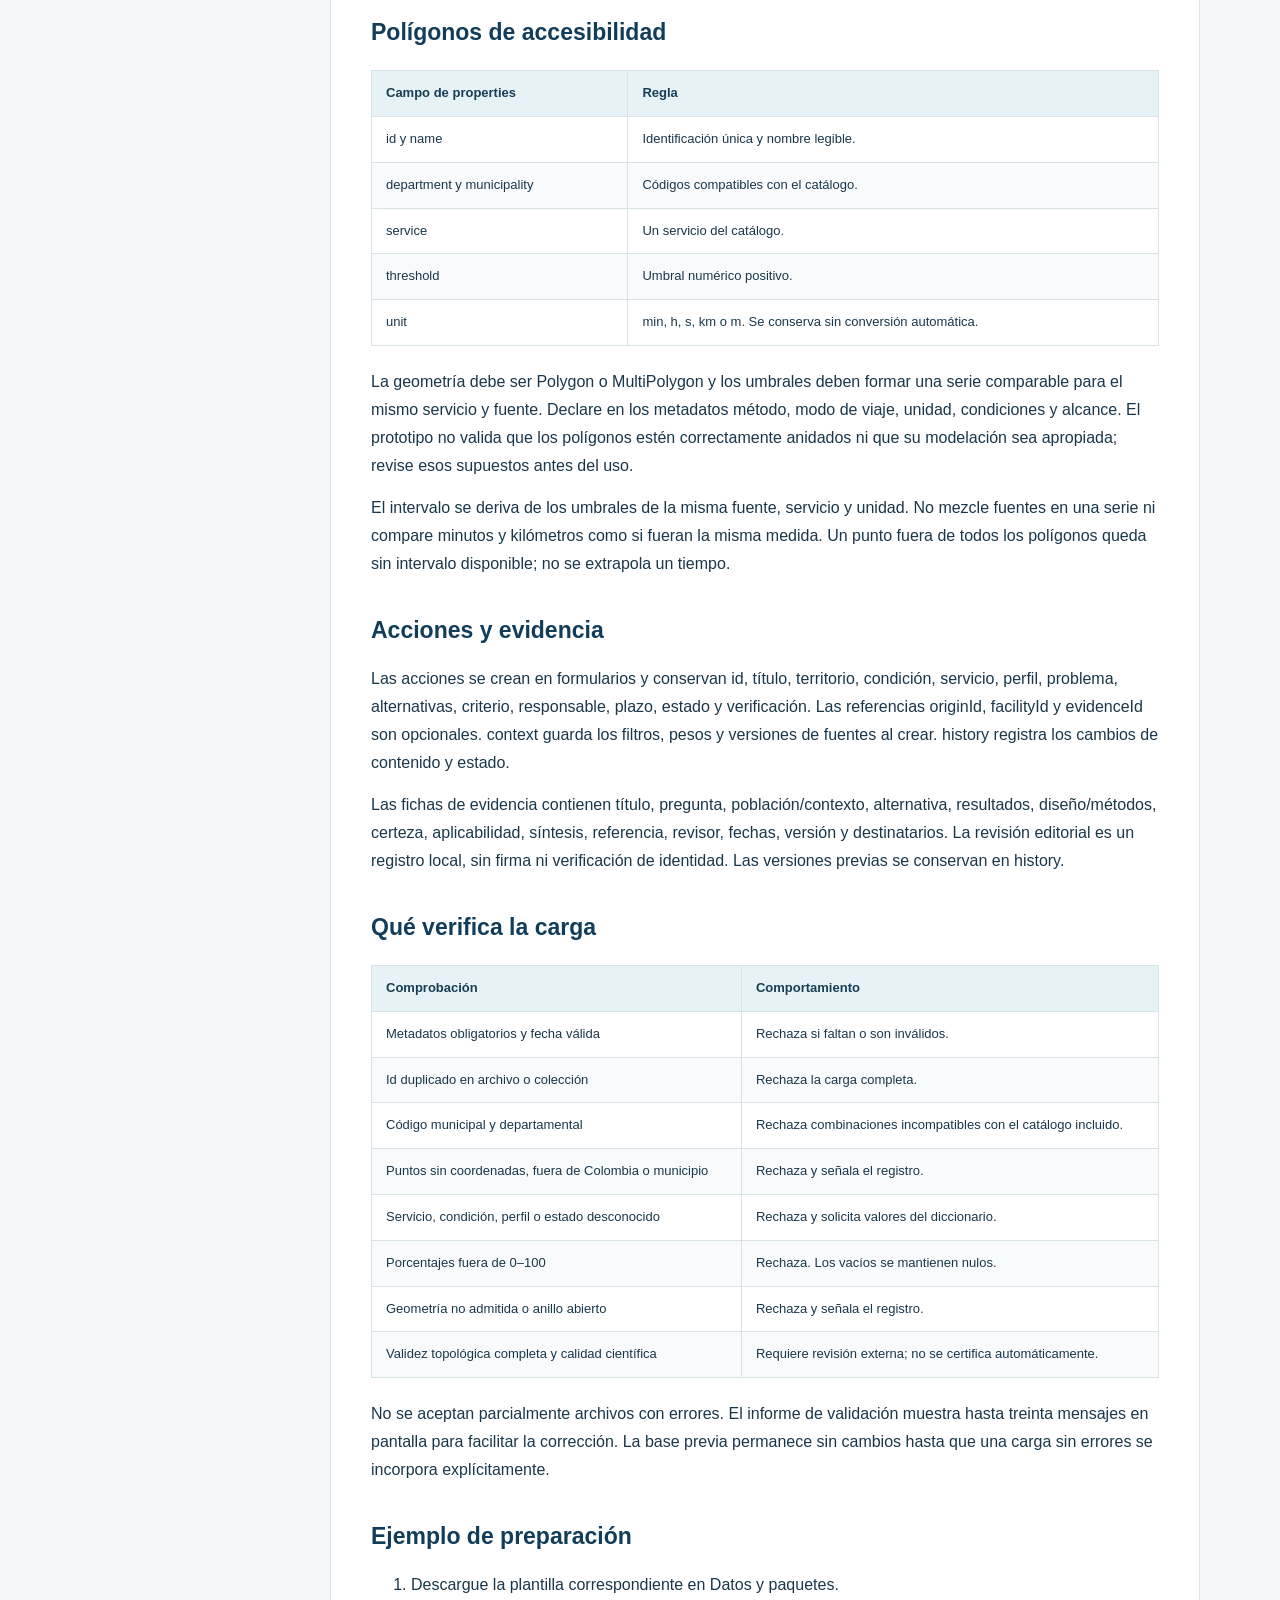
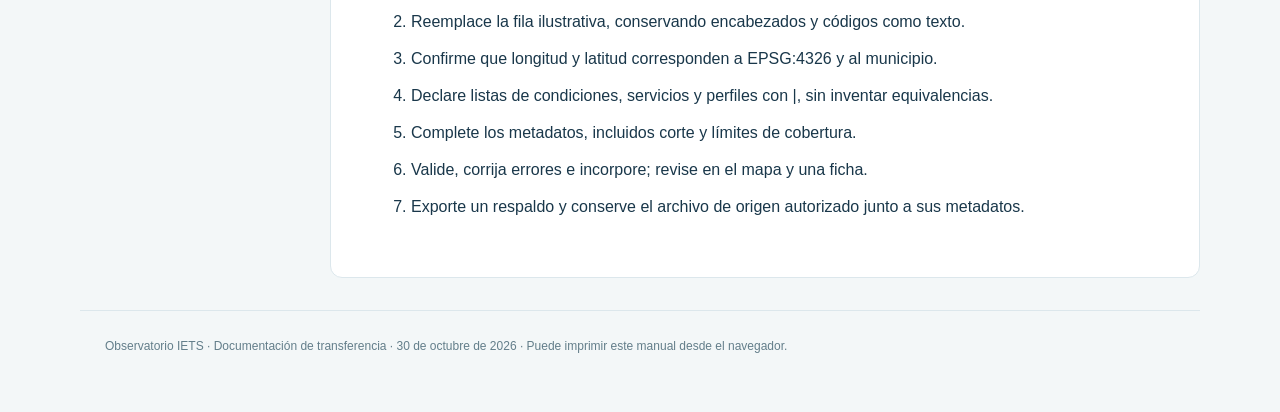
<file: manuales/datos.html>
<!doctype html><html lang="es"><head><meta charset="utf-8"><meta name="viewport" content="width=device-width,initial-scale=1"><title>Diccionario y preparación de datos · IETS</title><style>*{box-sizing:border-box}html{scroll-behavior:smooth}body{margin:0;font:16px/1.75 "Segoe UI",Arial,sans-serif;color:#19374a;background:#f3f7f8}header{background:#123d5a;color:white;padding:32px max(24px,calc((100vw - 1120px)/2));border-bottom:5px solid #21b6b2}header p{margin:0;font-size:12px;letter-spacing:1.4px;text-transform:uppercase}header b{font-size:24px;display:block;margin-top:5px}nav.tabs{background:white;border-bottom:1px solid #dce7ec;display:flex;gap:25px;padding:16px max(24px,calc((100vw - 1120px)/2));flex-wrap:wrap}a{color:#147fae;text-underline-offset:3px}.tabs a{font-size:13px;font-weight:600;text-decoration:none}.layout{max-width:1168px;margin:32px auto;display:grid;grid-template-columns:220px minmax(0,1fr);gap:30px;padding:0 24px}.toc{align-self:start;position:sticky;top:25px;font-size:12px;line-height:1.5}.toc b{display:block;margin-bottom:15px;text-transform:uppercase;font-size:10px;letter-spacing:1px;color:#16877f}.toc a{display:block;text-decoration:none;color:#526d7d;padding:6px 0}.paper{background:white;border:1px solid #dce7ec;border-radius:12px;padding:40px;min-width:0}h1{font-size:34px;line-height:1.2;letter-spacing:-.7px;color:#123d5a;margin-top:0}h2{font-size:23px;line-height:1.3;color:#123d5a;margin-top:38px;scroll-margin-top:25px}p{margin:14px 0}li{margin:9px 0}table{width:100%;border-collapse:collapse;font-size:13px;line-height:1.6;margin:22px 0}th,td{padding:12px 14px;border:1px solid #d8e3e7;text-align:left;vertical-align:top;overflow-wrap:anywhere}th{background:#e7f2f6;color:#173e55}tr:nth-child(even) td{background:#f8fafb}pre{padding:20px;background:#f1f5f7;border-radius:8px;overflow:auto;font-size:13px;line-height:1.7;white-space:pre-wrap;overflow-wrap:anywhere}code{font-family:Consolas,monospace;font-size:.9em}footer{max-width:1120px;margin:30px auto;padding:25px;border-top:1px solid #dce7ec;font-size:12px;color:#637e8a}@media(max-width:800px){.layout{display:block;padding:0 14px}.toc{position:static;margin-bottom:25px}.paper{padding:25px}h1{font-size:28px}table{font-size:11px}th,td{padding:8px}.tabs{gap:12px!important}}@media print{body{background:white;font-size:11pt;line-height:1.55}header,.tabs,.toc,footer{display:none!important}.layout{display:block;margin:0;padding:0}.paper{border:0;padding:0}h1,h2{color:black}h1{font-size:22pt}h2{font-size:15pt;break-after:avoid}p,li{orphans:3;widows:3}table{font-size:9pt}tr{break-inside:avoid}pre{font-size:9pt}@page{margin:20mm}}</style></head><body><header><p>Observatorio IETS · Colombia · Prototipo local 1.0.0</p><b>Georreferenciación para la acción</b></header><nav class="tabs" aria-label="Manuales"><a href="usuario.html">Usuario</a><a href="sistema.html">Sistema</a><a href="datos.html">Datos</a><a href="alcance.html">Alcance y verificación</a><a href="../app/index.html">Abrir aplicación ↗</a></nav><div class="layout"><aside class="toc"><b>En este manual</b><a href="#dos-vias-de-incorporacion">Dos vías de incorporación</a><a href="#formatos-y-convenciones">Formatos y convenciones</a><a href="#metadatos-de-la-fuente">Metadatos de la fuente</a><a href="#campos-comunes-de-puntos">Campos comunes de puntos</a><a href="#catalogos-de-valores">Catálogos de valores</a><a href="#sedes-y-servicios">Sedes y servicios</a><a href="#necesidades-e-indicadores">Necesidades e indicadores</a><a href="#areas-submunicipales">Áreas submunicipales</a><a href="#red-vial">Red vial</a><a href="#poligonos-de-accesibilidad">Polígonos de accesibilidad</a><a href="#acciones-y-evidencia">Acciones y evidencia</a><a href="#que-verifica-la-carga">Qué verifica la carga</a><a href="#ejemplo-de-preparacion">Ejemplo de preparación</a></aside><main class="paper"><h1 id="diccionario-y-preparacion-de-datos">Diccionario y preparación de datos</h1>
<p>Georreferenciación para la acción · Observatorio IETS · Versión 1.0.0</p>
<p>Este documento establece el contrato de carga del prototipo. Prepare insumos agregados o institucionales con procedencia, fecha y responsable. La aplicación no geocodifica direcciones ni consulta registros externos; necesita coordenadas o geometrías ya disponibles.</p>
<h2 id="dos-vias-de-incorporacion">Dos vías de incorporación</h2>
<p><strong>Repositorio</strong> lee directamente la carpeta de microplanificación: no exige los campos del formato de intercambio descrito más abajo. Conserva los nombres y atributos originales. Añade identificador de fuente, identificador de registro, nombre de consulta, huella de geometría y procedencia. Las tablas de coordenadas se descubren con las reglas de v5 en carpetas de geocodificación. Los vectores sin CRS comprobable se excluyen con una observación.</p>
<p>Las sedes geográficas no requieren condiciones, servicios ni perfiles para aparecer en el mapa. Esos campos quedan vacíos hasta su caracterización documentada. El estado inicial es Sin verificar. Los indicadores de localidades quedan nulos. La fecha de modificación de archivo no se presenta como fecha de corte; esta permanece sin informar.</p>
<p><strong>Datos y paquetes</strong> incorpora registros específicos del Observatorio mediante CSV/GeoJSON normalizados. Para esta segunda vía se aplican los campos y validaciones siguientes. Su límite es 15 MB y 15.000 registros; no corresponde al límite de lectura directa del repositorio.</p>
<h2 id="formatos-y-convenciones">Formatos y convenciones</h2>
<p>Los puntos se cargan como CSV UTF-8 o GeoJSON FeatureCollection. Las áreas, vías y polígonos de accesibilidad se cargan como GeoJSON. El sistema de coordenadas es EPSG:4326, con longitud antes de latitud y punto como separador decimal. No incluya CRS proyectado en un GeoJSON destinado a esta interfaz.</p>
<p>CSV admite coma o punto y coma como delimitador, campos entre comillas, comillas duplicadas y saltos de línea dentro de un campo. Los encabezados deben ser únicos y cada fila debe tener el mismo número de columnas. Los campos multivalor se separan con |. Conserve los códigos como texto, incluidos ceros iniciales.</p>
<p>La carga admite hasta 15 MB y 15.000 registros por archivo. La base de servidor admite un estado JSON de hasta 120 MB; este límite no constituye una prueba de desempeño para cualquier geometría. Divida insumos grandes y reduzca su complejidad de forma documentada.</p>
<h2 id="metadatos-de-la-fuente">Metadatos de la fuente</h2>
<div class="table"><table><thead><tr><th>Campo del formulario</th><th>Regla</th></tr></thead><tbody>
<tr><td>Nombre</td><td>Título comprensible del conjunto. Obligatorio.</td></tr>
<tr><td>Procedencia / referencia</td><td>Institución, documento, archivo o URL que permita identificar el origen. Obligatorio.</td></tr>
<tr><td>Fecha de corte</td><td>Fecha válida AAAA-MM-DD de la información. Obligatoria.</td></tr>
<tr><td>Versión</td><td>Identificador de la entrega del insumo. Obligatorio.</td></tr>
<tr><td>Responsable</td><td>Persona o unidad responsable del conjunto. Obligatorio.</td></tr>
<tr><td>Condiciones de uso</td><td>Licencia, autorización o limitación de uso. Obligatorio.</td></tr>
<tr><td>Cobertura</td><td>Territorios, servicios, periodos y límites de completitud conocidos. Recomendada.</td></tr>
</tbody></table></div>
<p>La aplicación genera un id de fuente y lo registra en source_id de cada registro aceptado. También conserva nombre del archivo, fecha de validación, número de aceptados y observaciones. demo=false significa que el usuario incorporó el registro; no certifica su carácter oficial, veracidad o validación científica.</p>
<h2 id="campos-comunes-de-puntos">Campos comunes de puntos</h2>
<div class="table"><table><thead><tr><th>Campo</th><th>Tipo y regla</th><th>Ejemplo</th></tr></thead><tbody>
<tr><td>id</td><td>Texto único dentro de la colección. Obligatorio.</td><td>SEDE-001</td></tr>
<tr><td>name</td><td>Nombre legible. Obligatorio.</td><td>Sede del ejercicio</td></tr>
<tr><td>department</td><td>Código de dos caracteres del catálogo incluido. Obligatorio.</td><td>76</td></tr>
<tr><td>municipality</td><td>Código de cinco caracteres compatible con department. Obligatorio.</td><td>76001</td></tr>
<tr><td>area</td><td>Id de área cargada o etiqueta de ensayo. Opcional.</td><td>AREA-001</td></tr>
<tr><td>lon</td><td>Longitud numérica. Obligatoria en CSV.</td><td>-76.531</td></tr>
<tr><td>lat</td><td>Latitud numérica. Obligatoria en CSV.</td><td>3.470</td></tr>
<tr><td>conditions</td><td>Uno o más valores admitidos separados por</td><td>. Obligatorio.</td><td>Diabetes|Hipertensión</td></tr>
<tr><td>services</td><td>Uno o más servicios separados por</td><td>. Obligatorio.</td><td>Seguimiento ambulatorio</td></tr>
<tr><td>profiles</td><td>Uno o más perfiles separados por</td><td>. Obligatorio.</td><td>Medicina|Enfermería</td></tr>
</tbody></table></div>
<p>En GeoJSON, lon y lat se toman de la geometría Point. Los demás campos van dentro de properties. No hay asignación automática de municipio ni de comuna. El punto debe pertenecer al municipio declarado según los límites de referencia. Si area se refiere a un polígono incorporado, se comprueba también pertenencia y municipio del área. Las etiquetas de ensayo no tienen geometría oficial para esa comprobación.</p>
<h2 id="catalogos-de-valores">Catálogos de valores</h2>
<div class="table"><table><thead><tr><th>Campo</th><th>Valores admitidos</th></tr></thead><tbody>
<tr><td>conditions</td><td>Diabetes; Hipertensión; Cáncer; Todas las ECNT</td></tr>
<tr><td>services</td><td>Seguimiento ambulatorio; Medicamentos; Oncología; Laboratorio; Rehabilitación</td></tr>
<tr><td>profiles</td><td>Coordinación territorial; Medicina; Enfermería; Farmacia; Gestión de servicios</td></tr>
<tr><td>status de sede</td><td>Operativa; Capacidad limitada; No operativa; Sin verificar</td></tr>
<tr><td>status de acción</td><td>Pendiente; En curso; Bloqueada; Cerrada</td></tr>
<tr><td>Estado editorial</td><td>Borrador; En revisión; Revisión registrada</td></tr>
<tr><td>unit de accesibilidad</td><td>min; h; s; km; m</td></tr>
</tbody></table></div>
<p>Use los textos exactos, incluidas tildes. Todas las ECNT permite que un registro resulte compatible con cualquiera de las condiciones individuales del filtro. Los servicios y perfiles deben declararse; no se infieren a partir del nombre de una sede.</p>
<h2 id="sedes-y-servicios">Sedes y servicios</h2>
<p>Además de los campos comunes, facilities requiere status con uno de los cuatro estados. notes es una observación libre opcional. Esta versión utiliza una fila por sede con lista de servicios; el estado funcional aplica al registro completo. Si servicios de una misma institución tienen estados distintos, represéntelos con identificadores diferentes y nombres que indiquen el servicio, documentando esa desagregación.</p>
<p>El conteo de sedes es un conteo de registros. No deduplica instituciones por nombre o proximidad ni calcula camas, capacidad o cupos. El control de duplicados usa id. Los registros ya existentes no se sobrescriben durante una carga.</p>
<h2 id="necesidades-e-indicadores">Necesidades e indicadores</h2>
<div class="table"><table><thead><tr><th>Campo adicional de origins</th><th>Definición en el prototipo</th></tr></thead><tbody>
<tr><td>gap</td><td>Porcentaje de brecha de continuidad, entre 0 y 100, o vacío.</td></tr>
<tr><td>barrier</td><td>Porcentaje de barrera reportada, entre 0 y 100, o vacío.</td></tr>
<tr><td>disruption</td><td>Porcentaje de interrupción del servicio, entre 0 y 100, o vacío.</td></tr>
<tr><td>indicator_note</td><td>Descripción de la población, numerador, denominador, método, periodo y límites.</td></tr>
</tbody></table></div>
<p>Los tres porcentajes son insumos del índice exploratorio. Deben representar unidades y poblaciones comparables. La interfaz no calcula automáticamente esos porcentajes ni verifica sus denominadores. Documente en indicator_note cómo se obtuvieron y conserve el soporte externo. Un vacío se mantiene como nulo; no se convierte en cero. Cero significa un valor observado explícitamente en el conjunto.</p>
<p>La fila representa un punto de necesidad territorial o institucional, no una persona. No se suministran nombres, documentos o direcciones de pacientes en la distribución. No use un centroide como origen de viaje sin un fundamento explícito en el conjunto.</p>
<h2 id="areas-submunicipales">Áreas submunicipales</h2>
<p>areas admite Polygon o MultiPolygon. properties debe contener id, name, department y municipality. Los anillos deben estar cerrados y tener al menos cuatro posiciones. Puede representar comuna, corregimiento o área de análisis, con un nombre que haga clara su naturaleza.</p>
<p>La carga comprueba códigos, estructura, rangos de coordenadas y cierre de anillos. No comprueba exhaustivamente autointersecciones, superposiciones, huecos, contención de todo el polígono en el municipio ni topología entre áreas. Verifique estos aspectos con una herramienta geográfica antes de incorporar el archivo. No mezcle límites de versiones diferentes sin documentarlo.</p>
<h2 id="red-vial">Red vial</h2>
<p>roads admite LineString o MultiLineString. Cada registro necesita id, name, department y municipality. bridge, tunnel y layer son opcionales. Declare bridge=no, tunnel=no y layer=0 únicamente cuando corresponda a la fuente. Un valor explícito de puente/túnel o una capa diferente de cero excluye el segmento del cálculo.</p>
<p>La red debe estar segmentada en los cruces válidos con vértices compartidos. La aplicación no divide segmentos en intersecciones visuales ni conecta automáticamente un punto al interior de una línea. Ajusta cada punto al vértice más cercano hasta 500 m. El redondeo de vértices a seis decimales puede unir posiciones muy cercanas; revise la resolución y la calidad del insumo.</p>
<p>Las vías se filtran por el territorio declarado en sus atributos; no se recortan geométricamente al ámbito. Una vía que atraviese varios municipios requiere preparación apropiada del insumo. El recorrido no modela restricciones de sentido, tráfico, seguridad, estado real ni tiempos.</p>
<h2 id="poligonos-de-accesibilidad">Polígonos de accesibilidad</h2>
<div class="table"><table><thead><tr><th>Campo de properties</th><th>Regla</th></tr></thead><tbody>
<tr><td>id y name</td><td>Identificación única y nombre legible.</td></tr>
<tr><td>department y municipality</td><td>Códigos compatibles con el catálogo.</td></tr>
<tr><td>service</td><td>Un servicio del catálogo.</td></tr>
<tr><td>threshold</td><td>Umbral numérico positivo.</td></tr>
<tr><td>unit</td><td>min, h, s, km o m. Se conserva sin conversión automática.</td></tr>
</tbody></table></div>
<p>La geometría debe ser Polygon o MultiPolygon y los umbrales deben formar una serie comparable para el mismo servicio y fuente. Declare en los metadatos método, modo de viaje, unidad, condiciones y alcance. El prototipo no valida que los polígonos estén correctamente anidados ni que su modelación sea apropiada; revise esos supuestos antes del uso.</p>
<p>El intervalo se deriva de los umbrales de la misma fuente, servicio y unidad. No mezcle fuentes en una serie ni compare minutos y kilómetros como si fueran la misma medida. Un punto fuera de todos los polígonos queda sin intervalo disponible; no se extrapola un tiempo.</p>
<h2 id="acciones-y-evidencia">Acciones y evidencia</h2>
<p>Las acciones se crean en formularios y conservan id, título, territorio, condición, servicio, perfil, problema, alternativas, criterio, responsable, plazo, estado y verificación. Las referencias originId, facilityId y evidenceId son opcionales. context guarda los filtros, pesos y versiones de fuentes al crear. history registra los cambios de contenido y estado.</p>
<p>Las fichas de evidencia contienen título, pregunta, población/contexto, alternativa, resultados, diseño/métodos, certeza, aplicabilidad, síntesis, referencia, revisor, fechas, versión y destinatarios. La revisión editorial es un registro local, sin firma ni verificación de identidad. Las versiones previas se conservan en history.</p>
<h2 id="que-verifica-la-carga">Qué verifica la carga</h2>
<div class="table"><table><thead><tr><th>Comprobación</th><th>Comportamiento</th></tr></thead><tbody>
<tr><td>Metadatos obligatorios y fecha válida</td><td>Rechaza si faltan o son inválidos.</td></tr>
<tr><td>Id duplicado en archivo o colección</td><td>Rechaza la carga completa.</td></tr>
<tr><td>Código municipal y departamental</td><td>Rechaza combinaciones incompatibles con el catálogo incluido.</td></tr>
<tr><td>Puntos sin coordenadas, fuera de Colombia o municipio</td><td>Rechaza y señala el registro.</td></tr>
<tr><td>Servicio, condición, perfil o estado desconocido</td><td>Rechaza y solicita valores del diccionario.</td></tr>
<tr><td>Porcentajes fuera de 0–100</td><td>Rechaza. Los vacíos se mantienen nulos.</td></tr>
<tr><td>Geometría no admitida o anillo abierto</td><td>Rechaza y señala el registro.</td></tr>
<tr><td>Validez topológica completa y calidad científica</td><td>Requiere revisión externa; no se certifica automáticamente.</td></tr>
</tbody></table></div>
<p>No se aceptan parcialmente archivos con errores. El informe de validación muestra hasta treinta mensajes en pantalla para facilitar la corrección. La base previa permanece sin cambios hasta que una carga sin errores se incorpora explícitamente.</p>
<h2 id="ejemplo-de-preparacion">Ejemplo de preparación</h2>
<ol>
<li>Descargue la plantilla correspondiente en Datos y paquetes.</li>
<li>Reemplace la fila ilustrativa, conservando encabezados y códigos como texto.</li>
<li>Confirme que longitud y latitud corresponden a EPSG:4326 y al municipio.</li>
<li>Declare listas de condiciones, servicios y perfiles con |, sin inventar equivalencias.</li>
<li>Complete los metadatos, incluidos corte y límites de cobertura.</li>
<li>Valide, corrija errores e incorpore; revise en el mapa y una ficha.</li>
<li>Exporte un respaldo y conserve el archivo de origen autorizado junto a sus metadatos.</li>
</ol></main></div><footer>Observatorio IETS · Documentación de transferencia · 30 de octubre de 2026 · Puede imprimir este manual desde el navegador.</footer></body></html>
</file>
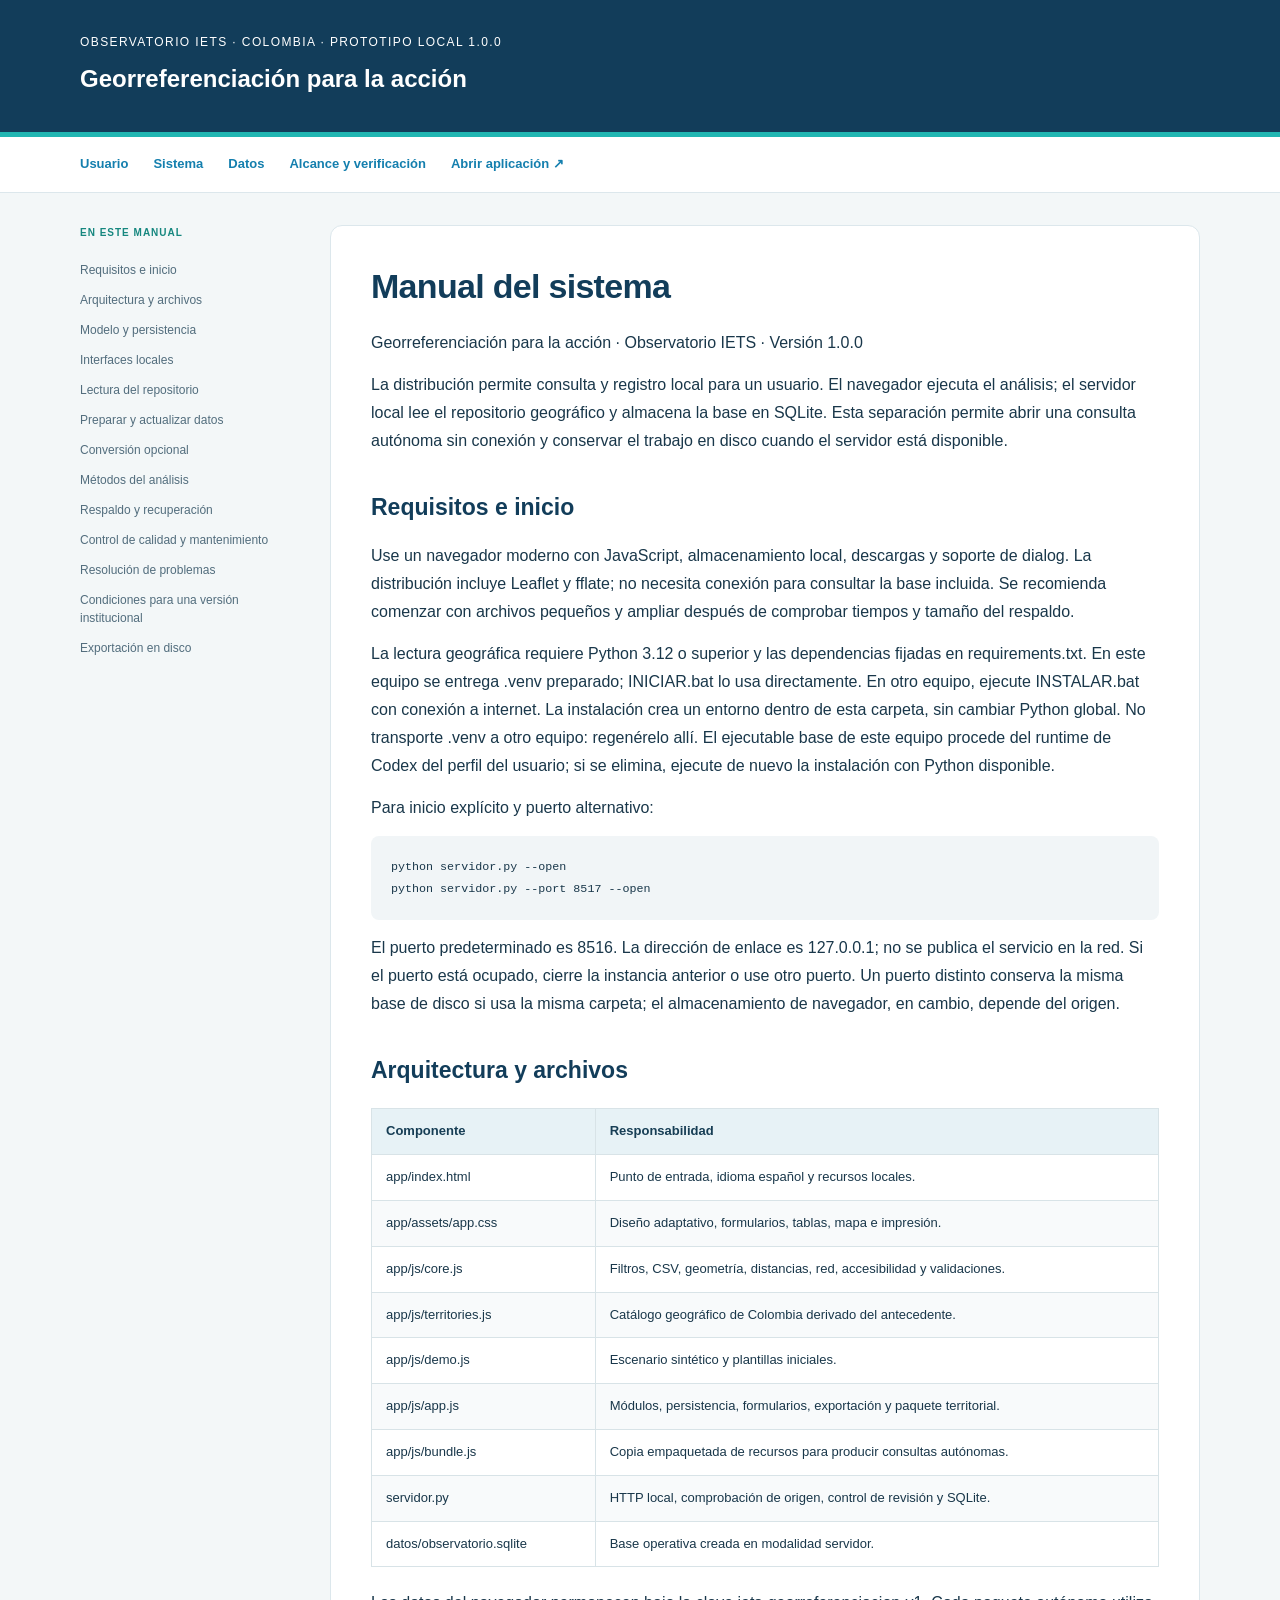
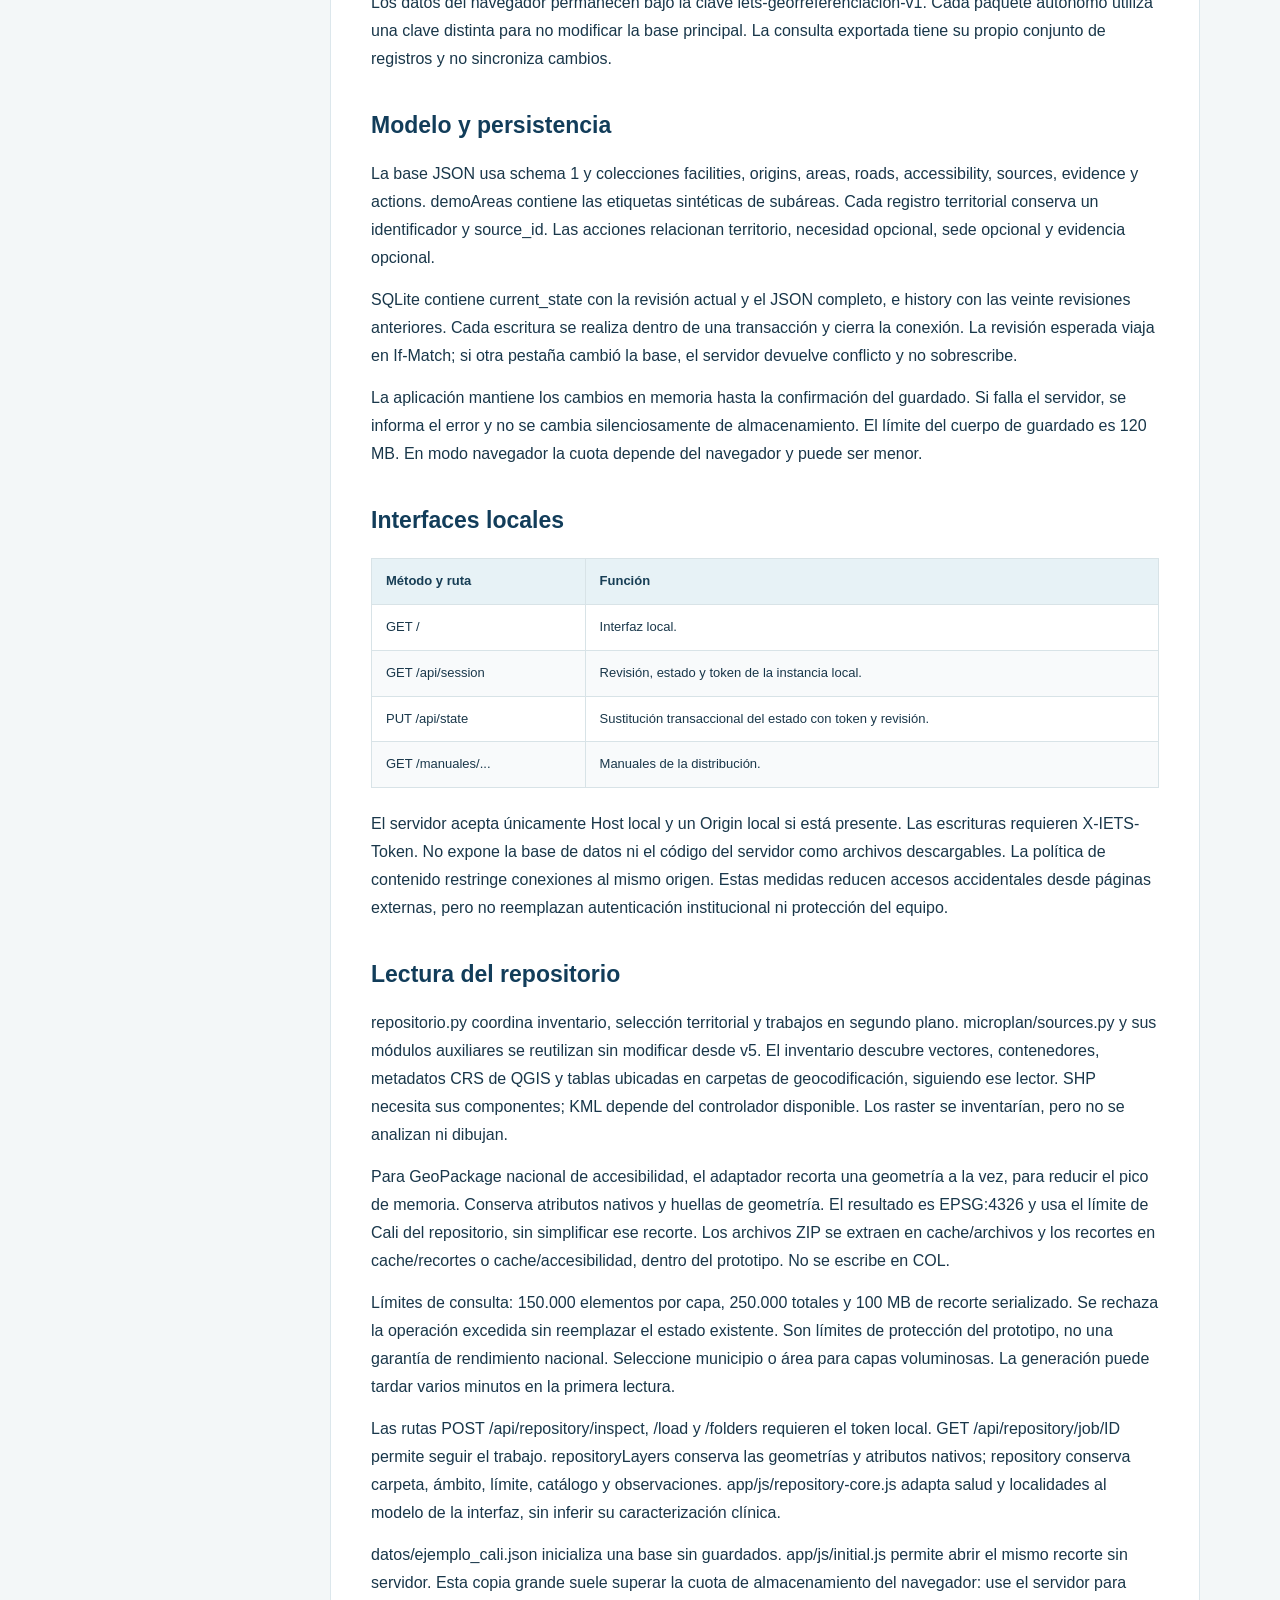
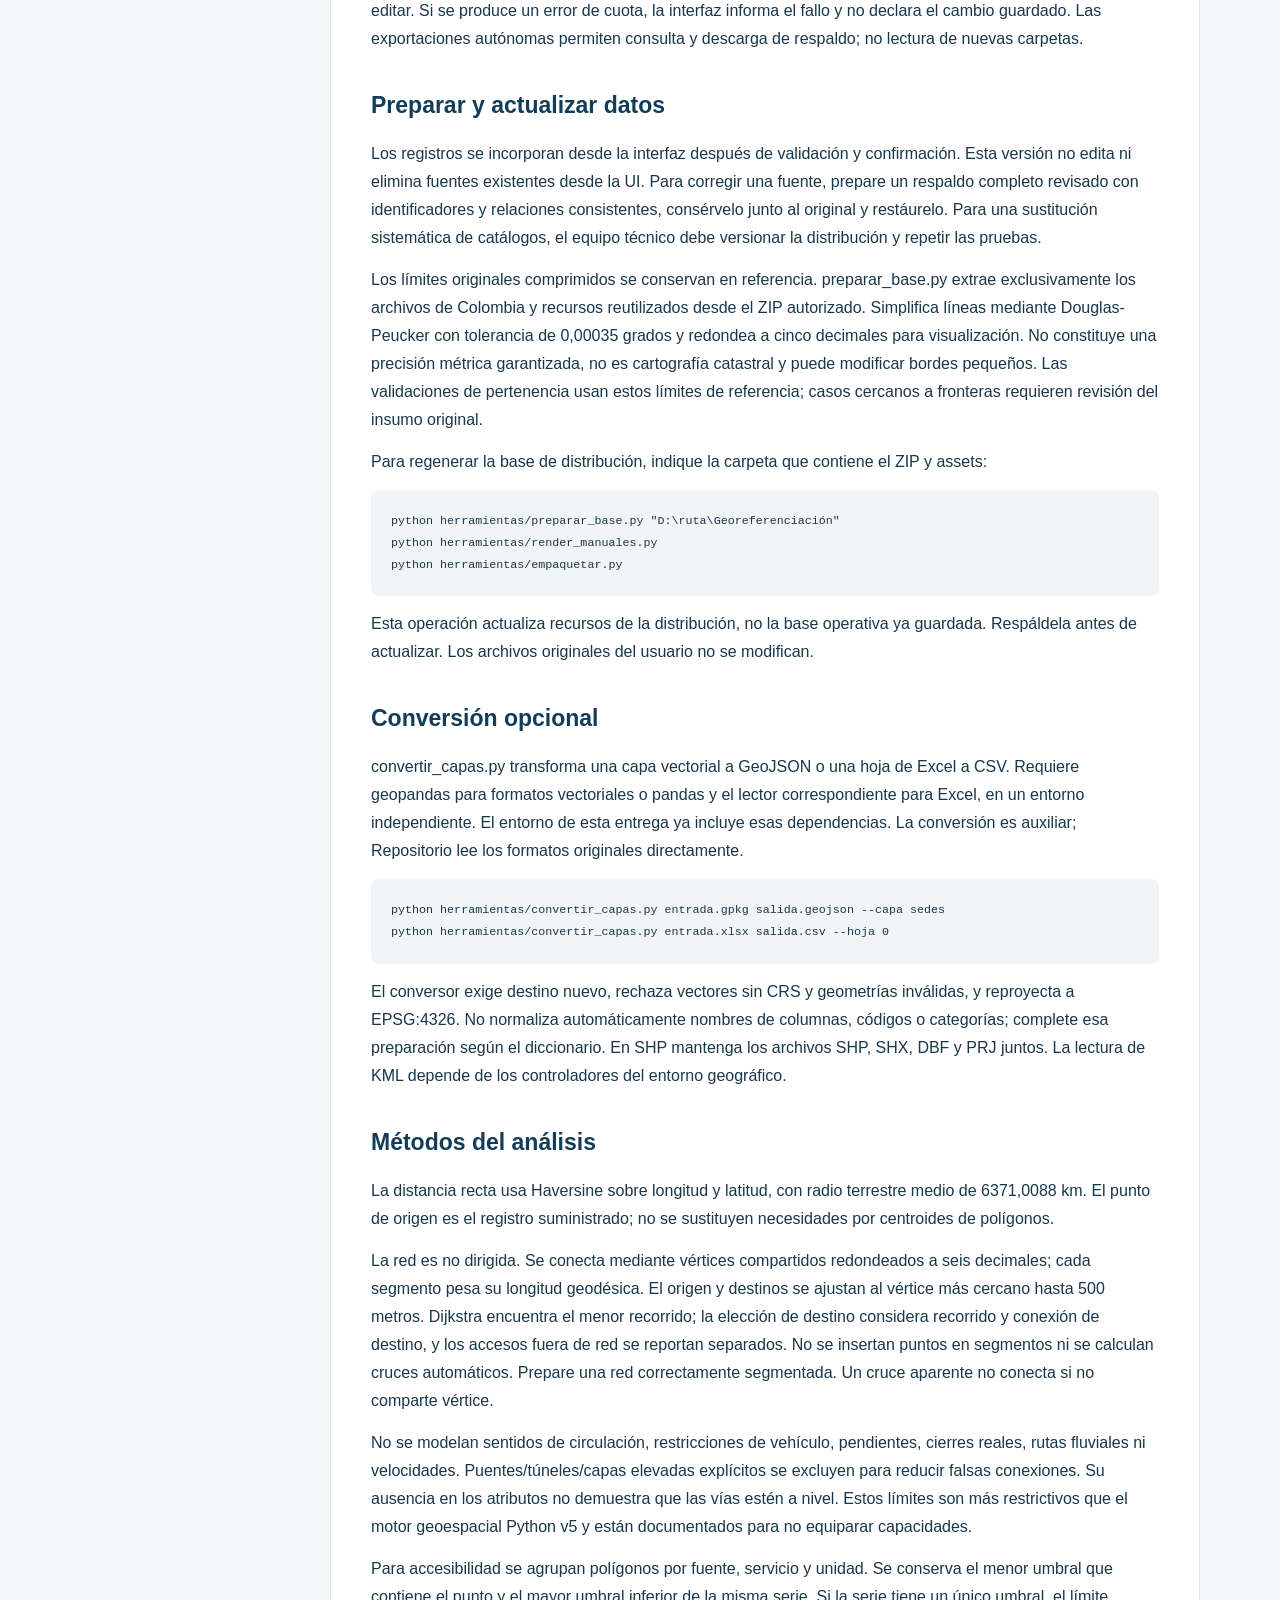
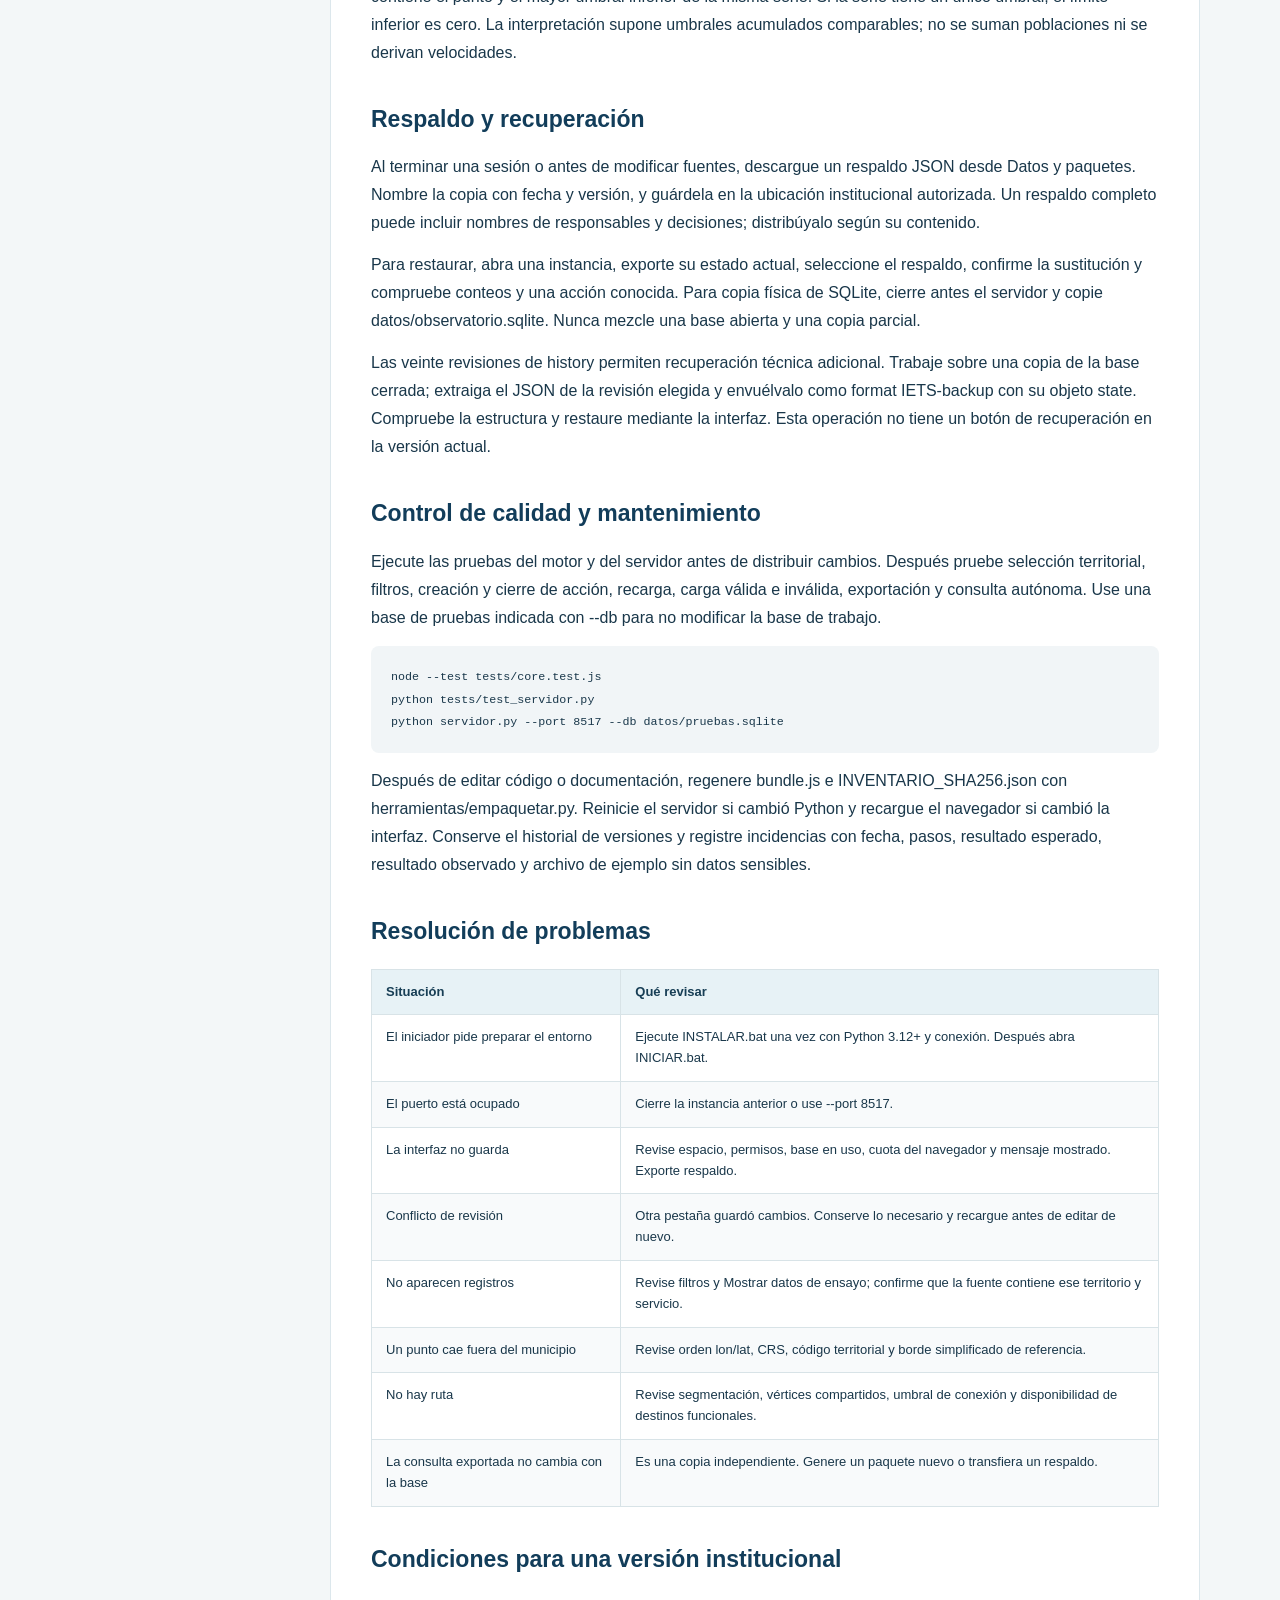
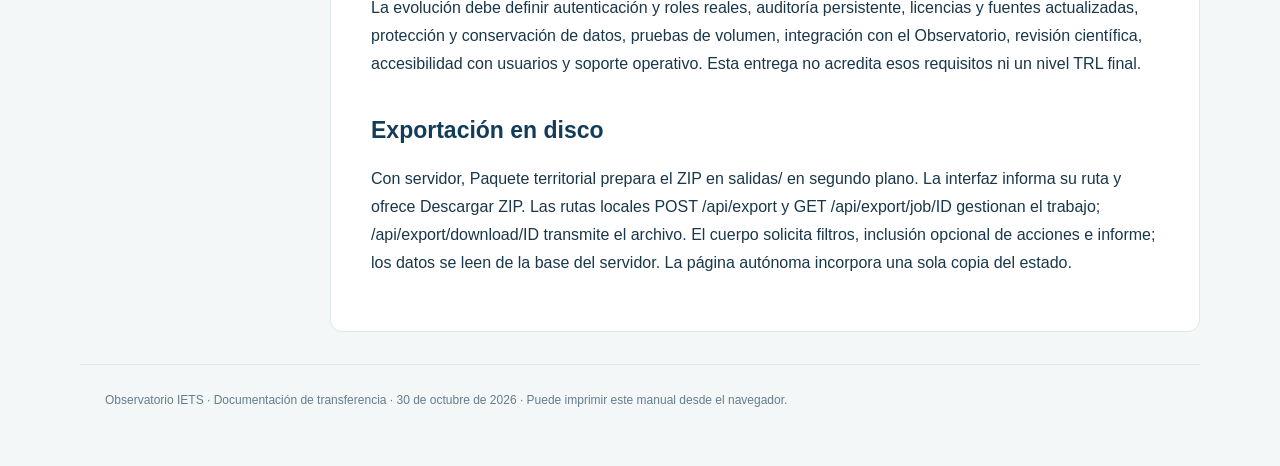
<file: manuales/sistema.html>
<!doctype html><html lang="es"><head><meta charset="utf-8"><meta name="viewport" content="width=device-width,initial-scale=1"><title>Manual del sistema · IETS</title><style>*{box-sizing:border-box}html{scroll-behavior:smooth}body{margin:0;font:16px/1.75 "Segoe UI",Arial,sans-serif;color:#19374a;background:#f3f7f8}header{background:#123d5a;color:white;padding:32px max(24px,calc((100vw - 1120px)/2));border-bottom:5px solid #21b6b2}header p{margin:0;font-size:12px;letter-spacing:1.4px;text-transform:uppercase}header b{font-size:24px;display:block;margin-top:5px}nav.tabs{background:white;border-bottom:1px solid #dce7ec;display:flex;gap:25px;padding:16px max(24px,calc((100vw - 1120px)/2));flex-wrap:wrap}a{color:#147fae;text-underline-offset:3px}.tabs a{font-size:13px;font-weight:600;text-decoration:none}.layout{max-width:1168px;margin:32px auto;display:grid;grid-template-columns:220px minmax(0,1fr);gap:30px;padding:0 24px}.toc{align-self:start;position:sticky;top:25px;font-size:12px;line-height:1.5}.toc b{display:block;margin-bottom:15px;text-transform:uppercase;font-size:10px;letter-spacing:1px;color:#16877f}.toc a{display:block;text-decoration:none;color:#526d7d;padding:6px 0}.paper{background:white;border:1px solid #dce7ec;border-radius:12px;padding:40px;min-width:0}h1{font-size:34px;line-height:1.2;letter-spacing:-.7px;color:#123d5a;margin-top:0}h2{font-size:23px;line-height:1.3;color:#123d5a;margin-top:38px;scroll-margin-top:25px}p{margin:14px 0}li{margin:9px 0}table{width:100%;border-collapse:collapse;font-size:13px;line-height:1.6;margin:22px 0}th,td{padding:12px 14px;border:1px solid #d8e3e7;text-align:left;vertical-align:top;overflow-wrap:anywhere}th{background:#e7f2f6;color:#173e55}tr:nth-child(even) td{background:#f8fafb}pre{padding:20px;background:#f1f5f7;border-radius:8px;overflow:auto;font-size:13px;line-height:1.7;white-space:pre-wrap;overflow-wrap:anywhere}code{font-family:Consolas,monospace;font-size:.9em}footer{max-width:1120px;margin:30px auto;padding:25px;border-top:1px solid #dce7ec;font-size:12px;color:#637e8a}@media(max-width:800px){.layout{display:block;padding:0 14px}.toc{position:static;margin-bottom:25px}.paper{padding:25px}h1{font-size:28px}table{font-size:11px}th,td{padding:8px}.tabs{gap:12px!important}}@media print{body{background:white;font-size:11pt;line-height:1.55}header,.tabs,.toc,footer{display:none!important}.layout{display:block;margin:0;padding:0}.paper{border:0;padding:0}h1,h2{color:black}h1{font-size:22pt}h2{font-size:15pt;break-after:avoid}p,li{orphans:3;widows:3}table{font-size:9pt}tr{break-inside:avoid}pre{font-size:9pt}@page{margin:20mm}}</style></head><body><header><p>Observatorio IETS · Colombia · Prototipo local 1.0.0</p><b>Georreferenciación para la acción</b></header><nav class="tabs" aria-label="Manuales"><a href="usuario.html">Usuario</a><a href="sistema.html">Sistema</a><a href="datos.html">Datos</a><a href="alcance.html">Alcance y verificación</a><a href="../app/index.html">Abrir aplicación ↗</a></nav><div class="layout"><aside class="toc"><b>En este manual</b><a href="#requisitos-e-inicio">Requisitos e inicio</a><a href="#arquitectura-y-archivos">Arquitectura y archivos</a><a href="#modelo-y-persistencia">Modelo y persistencia</a><a href="#interfaces-locales">Interfaces locales</a><a href="#lectura-del-repositorio">Lectura del repositorio</a><a href="#preparar-y-actualizar-datos">Preparar y actualizar datos</a><a href="#conversion-opcional">Conversión opcional</a><a href="#metodos-del-analisis">Métodos del análisis</a><a href="#respaldo-y-recuperacion">Respaldo y recuperación</a><a href="#control-de-calidad-y-mantenimiento">Control de calidad y mantenimiento</a><a href="#resolucion-de-problemas">Resolución de problemas</a><a href="#condiciones-para-una-version-institucional">Condiciones para una versión institucional</a><a href="#exportacion-en-disco">Exportación en disco</a></aside><main class="paper"><h1 id="manual-del-sistema">Manual del sistema</h1>
<p>Georreferenciación para la acción · Observatorio IETS · Versión 1.0.0</p>
<p>La distribución permite consulta y registro local para un usuario. El navegador ejecuta el análisis; el servidor local lee el repositorio geográfico y almacena la base en SQLite. Esta separación permite abrir una consulta autónoma sin conexión y conservar el trabajo en disco cuando el servidor está disponible.</p>
<h2 id="requisitos-e-inicio">Requisitos e inicio</h2>
<p>Use un navegador moderno con JavaScript, almacenamiento local, descargas y soporte de dialog. La distribución incluye Leaflet y fflate; no necesita conexión para consultar la base incluida. Se recomienda comenzar con archivos pequeños y ampliar después de comprobar tiempos y tamaño del respaldo.</p>
<p>La lectura geográfica requiere Python 3.12 o superior y las dependencias fijadas en requirements.txt. En este equipo se entrega .venv preparado; INICIAR.bat lo usa directamente. En otro equipo, ejecute INSTALAR.bat con conexión a internet. La instalación crea un entorno dentro de esta carpeta, sin cambiar Python global. No transporte .venv a otro equipo: regenérelo allí. El ejecutable base de este equipo procede del runtime de Codex del perfil del usuario; si se elimina, ejecute de nuevo la instalación con Python disponible.</p>
<p>Para inicio explícito y puerto alternativo:</p>
<pre><code>python servidor.py --open
python servidor.py --port 8517 --open</code></pre>
<p>El puerto predeterminado es 8516. La dirección de enlace es 127.0.0.1; no se publica el servicio en la red. Si el puerto está ocupado, cierre la instancia anterior o use otro puerto. Un puerto distinto conserva la misma base de disco si usa la misma carpeta; el almacenamiento de navegador, en cambio, depende del origen.</p>
<h2 id="arquitectura-y-archivos">Arquitectura y archivos</h2>
<div class="table"><table><thead><tr><th>Componente</th><th>Responsabilidad</th></tr></thead><tbody>
<tr><td>app/index.html</td><td>Punto de entrada, idioma español y recursos locales.</td></tr>
<tr><td>app/assets/app.css</td><td>Diseño adaptativo, formularios, tablas, mapa e impresión.</td></tr>
<tr><td>app/js/core.js</td><td>Filtros, CSV, geometría, distancias, red, accesibilidad y validaciones.</td></tr>
<tr><td>app/js/territories.js</td><td>Catálogo geográfico de Colombia derivado del antecedente.</td></tr>
<tr><td>app/js/demo.js</td><td>Escenario sintético y plantillas iniciales.</td></tr>
<tr><td>app/js/app.js</td><td>Módulos, persistencia, formularios, exportación y paquete territorial.</td></tr>
<tr><td>app/js/bundle.js</td><td>Copia empaquetada de recursos para producir consultas autónomas.</td></tr>
<tr><td>servidor.py</td><td>HTTP local, comprobación de origen, control de revisión y SQLite.</td></tr>
<tr><td>datos/observatorio.sqlite</td><td>Base operativa creada en modalidad servidor.</td></tr>
</tbody></table></div>
<p>Los datos del navegador permanecen bajo la clave iets-georreferenciacion-v1. Cada paquete autónomo utiliza una clave distinta para no modificar la base principal. La consulta exportada tiene su propio conjunto de registros y no sincroniza cambios.</p>
<h2 id="modelo-y-persistencia">Modelo y persistencia</h2>
<p>La base JSON usa schema 1 y colecciones facilities, origins, areas, roads, accessibility, sources, evidence y actions. demoAreas contiene las etiquetas sintéticas de subáreas. Cada registro territorial conserva un identificador y source_id. Las acciones relacionan territorio, necesidad opcional, sede opcional y evidencia opcional.</p>
<p>SQLite contiene current_state con la revisión actual y el JSON completo, e history con las veinte revisiones anteriores. Cada escritura se realiza dentro de una transacción y cierra la conexión. La revisión esperada viaja en If-Match; si otra pestaña cambió la base, el servidor devuelve conflicto y no sobrescribe.</p>
<p>La aplicación mantiene los cambios en memoria hasta la confirmación del guardado. Si falla el servidor, se informa el error y no se cambia silenciosamente de almacenamiento. El límite del cuerpo de guardado es 120 MB. En modo navegador la cuota depende del navegador y puede ser menor.</p>
<h2 id="interfaces-locales">Interfaces locales</h2>
<div class="table"><table><thead><tr><th>Método y ruta</th><th>Función</th></tr></thead><tbody>
<tr><td>GET /</td><td>Interfaz local.</td></tr>
<tr><td>GET /api/session</td><td>Revisión, estado y token de la instancia local.</td></tr>
<tr><td>PUT /api/state</td><td>Sustitución transaccional del estado con token y revisión.</td></tr>
<tr><td>GET /manuales/...</td><td>Manuales de la distribución.</td></tr>
</tbody></table></div>
<p>El servidor acepta únicamente Host local y un Origin local si está presente. Las escrituras requieren X-IETS-Token. No expone la base de datos ni el código del servidor como archivos descargables. La política de contenido restringe conexiones al mismo origen. Estas medidas reducen accesos accidentales desde páginas externas, pero no reemplazan autenticación institucional ni protección del equipo.</p>
<h2 id="lectura-del-repositorio">Lectura del repositorio</h2>
<p>repositorio.py coordina inventario, selección territorial y trabajos en segundo plano. microplan/sources.py y sus módulos auxiliares se reutilizan sin modificar desde v5. El inventario descubre vectores, contenedores, metadatos CRS de QGIS y tablas ubicadas en carpetas de geocodificación, siguiendo ese lector. SHP necesita sus componentes; KML depende del controlador disponible. Los raster se inventarían, pero no se analizan ni dibujan.</p>
<p>Para GeoPackage nacional de accesibilidad, el adaptador recorta una geometría a la vez, para reducir el pico de memoria. Conserva atributos nativos y huellas de geometría. El resultado es EPSG:4326 y usa el límite de Cali del repositorio, sin simplificar ese recorte. Los archivos ZIP se extraen en cache/archivos y los recortes en cache/recortes o cache/accesibilidad, dentro del prototipo. No se escribe en COL.</p>
<p>Límites de consulta: 150.000 elementos por capa, 250.000 totales y 100 MB de recorte serializado. Se rechaza la operación excedida sin reemplazar el estado existente. Son límites de protección del prototipo, no una garantía de rendimiento nacional. Seleccione municipio o área para capas voluminosas. La generación puede tardar varios minutos en la primera lectura.</p>
<p>Las rutas POST /api/repository/inspect, /load y /folders requieren el token local. GET /api/repository/job/ID permite seguir el trabajo. repositoryLayers conserva las geometrías y atributos nativos; repository conserva carpeta, ámbito, límite, catálogo y observaciones. app/js/repository-core.js adapta salud y localidades al modelo de la interfaz, sin inferir su caracterización clínica.</p>
<p>datos/ejemplo_cali.json inicializa una base sin guardados. app/js/initial.js permite abrir el mismo recorte sin servidor. Esta copia grande suele superar la cuota de almacenamiento del navegador: use el servidor para editar. Si se produce un error de cuota, la interfaz informa el fallo y no declara el cambio guardado. Las exportaciones autónomas permiten consulta y descarga de respaldo; no lectura de nuevas carpetas.</p>
<h2 id="preparar-y-actualizar-datos">Preparar y actualizar datos</h2>
<p>Los registros se incorporan desde la interfaz después de validación y confirmación. Esta versión no edita ni elimina fuentes existentes desde la UI. Para corregir una fuente, prepare un respaldo completo revisado con identificadores y relaciones consistentes, consérvelo junto al original y restáurelo. Para una sustitución sistemática de catálogos, el equipo técnico debe versionar la distribución y repetir las pruebas.</p>
<p>Los límites originales comprimidos se conservan en referencia. preparar_base.py extrae exclusivamente los archivos de Colombia y recursos reutilizados desde el ZIP autorizado. Simplifica líneas mediante Douglas-Peucker con tolerancia de 0,00035 grados y redondea a cinco decimales para visualización. No constituye una precisión métrica garantizada, no es cartografía catastral y puede modificar bordes pequeños. Las validaciones de pertenencia usan estos límites de referencia; casos cercanos a fronteras requieren revisión del insumo original.</p>
<p>Para regenerar la base de distribución, indique la carpeta que contiene el ZIP y assets:</p>
<pre><code>python herramientas/preparar_base.py &quot;D:\ruta\Georeferenciación&quot;
python herramientas/render_manuales.py
python herramientas/empaquetar.py</code></pre>
<p>Esta operación actualiza recursos de la distribución, no la base operativa ya guardada. Respáldela antes de actualizar. Los archivos originales del usuario no se modifican.</p>
<h2 id="conversion-opcional">Conversión opcional</h2>
<p>convertir_capas.py transforma una capa vectorial a GeoJSON o una hoja de Excel a CSV. Requiere geopandas para formatos vectoriales o pandas y el lector correspondiente para Excel, en un entorno independiente. El entorno de esta entrega ya incluye esas dependencias. La conversión es auxiliar; Repositorio lee los formatos originales directamente.</p>
<pre><code>python herramientas/convertir_capas.py entrada.gpkg salida.geojson --capa sedes
python herramientas/convertir_capas.py entrada.xlsx salida.csv --hoja 0</code></pre>
<p>El conversor exige destino nuevo, rechaza vectores sin CRS y geometrías inválidas, y reproyecta a EPSG:4326. No normaliza automáticamente nombres de columnas, códigos o categorías; complete esa preparación según el diccionario. En SHP mantenga los archivos SHP, SHX, DBF y PRJ juntos. La lectura de KML depende de los controladores del entorno geográfico.</p>
<h2 id="metodos-del-analisis">Métodos del análisis</h2>
<p>La distancia recta usa Haversine sobre longitud y latitud, con radio terrestre medio de 6371,0088 km. El punto de origen es el registro suministrado; no se sustituyen necesidades por centroides de polígonos.</p>
<p>La red es no dirigida. Se conecta mediante vértices compartidos redondeados a seis decimales; cada segmento pesa su longitud geodésica. El origen y destinos se ajustan al vértice más cercano hasta 500 metros. Dijkstra encuentra el menor recorrido; la elección de destino considera recorrido y conexión de destino, y los accesos fuera de red se reportan separados. No se insertan puntos en segmentos ni se calculan cruces automáticos. Prepare una red correctamente segmentada. Un cruce aparente no conecta si no comparte vértice.</p>
<p>No se modelan sentidos de circulación, restricciones de vehículo, pendientes, cierres reales, rutas fluviales ni velocidades. Puentes/túneles/capas elevadas explícitos se excluyen para reducir falsas conexiones. Su ausencia en los atributos no demuestra que las vías estén a nivel. Estos límites son más restrictivos que el motor geoespacial Python v5 y están documentados para no equiparar capacidades.</p>
<p>Para accesibilidad se agrupan polígonos por fuente, servicio y unidad. Se conserva el menor umbral que contiene el punto y el mayor umbral inferior de la misma serie. Si la serie tiene un único umbral, el límite inferior es cero. La interpretación supone umbrales acumulados comparables; no se suman poblaciones ni se derivan velocidades.</p>
<h2 id="respaldo-y-recuperacion">Respaldo y recuperación</h2>
<p>Al terminar una sesión o antes de modificar fuentes, descargue un respaldo JSON desde Datos y paquetes. Nombre la copia con fecha y versión, y guárdela en la ubicación institucional autorizada. Un respaldo completo puede incluir nombres de responsables y decisiones; distribúyalo según su contenido.</p>
<p>Para restaurar, abra una instancia, exporte su estado actual, seleccione el respaldo, confirme la sustitución y compruebe conteos y una acción conocida. Para copia física de SQLite, cierre antes el servidor y copie datos/observatorio.sqlite. Nunca mezcle una base abierta y una copia parcial.</p>
<p>Las veinte revisiones de history permiten recuperación técnica adicional. Trabaje sobre una copia de la base cerrada; extraiga el JSON de la revisión elegida y envuélvalo como format IETS-backup con su objeto state. Compruebe la estructura y restaure mediante la interfaz. Esta operación no tiene un botón de recuperación en la versión actual.</p>
<h2 id="control-de-calidad-y-mantenimiento">Control de calidad y mantenimiento</h2>
<p>Ejecute las pruebas del motor y del servidor antes de distribuir cambios. Después pruebe selección territorial, filtros, creación y cierre de acción, recarga, carga válida e inválida, exportación y consulta autónoma. Use una base de pruebas indicada con --db para no modificar la base de trabajo.</p>
<pre><code>node --test tests/core.test.js
python tests/test_servidor.py
python servidor.py --port 8517 --db datos/pruebas.sqlite</code></pre>
<p>Después de editar código o documentación, regenere bundle.js e INVENTARIO_SHA256.json con herramientas/empaquetar.py. Reinicie el servidor si cambió Python y recargue el navegador si cambió la interfaz. Conserve el historial de versiones y registre incidencias con fecha, pasos, resultado esperado, resultado observado y archivo de ejemplo sin datos sensibles.</p>
<h2 id="resolucion-de-problemas">Resolución de problemas</h2>
<div class="table"><table><thead><tr><th>Situación</th><th>Qué revisar</th></tr></thead><tbody>
<tr><td>El iniciador pide preparar el entorno</td><td>Ejecute INSTALAR.bat una vez con Python 3.12+ y conexión. Después abra INICIAR.bat.</td></tr>
<tr><td>El puerto está ocupado</td><td>Cierre la instancia anterior o use --port 8517.</td></tr>
<tr><td>La interfaz no guarda</td><td>Revise espacio, permisos, base en uso, cuota del navegador y mensaje mostrado. Exporte respaldo.</td></tr>
<tr><td>Conflicto de revisión</td><td>Otra pestaña guardó cambios. Conserve lo necesario y recargue antes de editar de nuevo.</td></tr>
<tr><td>No aparecen registros</td><td>Revise filtros y Mostrar datos de ensayo; confirme que la fuente contiene ese territorio y servicio.</td></tr>
<tr><td>Un punto cae fuera del municipio</td><td>Revise orden lon/lat, CRS, código territorial y borde simplificado de referencia.</td></tr>
<tr><td>No hay ruta</td><td>Revise segmentación, vértices compartidos, umbral de conexión y disponibilidad de destinos funcionales.</td></tr>
<tr><td>La consulta exportada no cambia con la base</td><td>Es una copia independiente. Genere un paquete nuevo o transfiera un respaldo.</td></tr>
</tbody></table></div>
<h2 id="condiciones-para-una-version-institucional">Condiciones para una versión institucional</h2>
<p>La evolución debe definir autenticación y roles reales, auditoría persistente, licencias y fuentes actualizadas, protección y conservación de datos, pruebas de volumen, integración con el Observatorio, revisión científica, accesibilidad con usuarios y soporte operativo. Esta entrega no acredita esos requisitos ni un nivel TRL final.</p>
<h2 id="exportacion-en-disco">Exportación en disco</h2>
<p>Con servidor, Paquete territorial prepara el ZIP en salidas/ en segundo plano. La interfaz informa su ruta y ofrece Descargar ZIP. Las rutas locales POST /api/export y GET /api/export/job/ID gestionan el trabajo; /api/export/download/ID transmite el archivo. El cuerpo solicita filtros, inclusión opcional de acciones e informe; los datos se leen de la base del servidor. La página autónoma incorpora una sola copia del estado.</p></main></div><footer>Observatorio IETS · Documentación de transferencia · 30 de octubre de 2026 · Puede imprimir este manual desde el navegador.</footer></body></html>
</file>
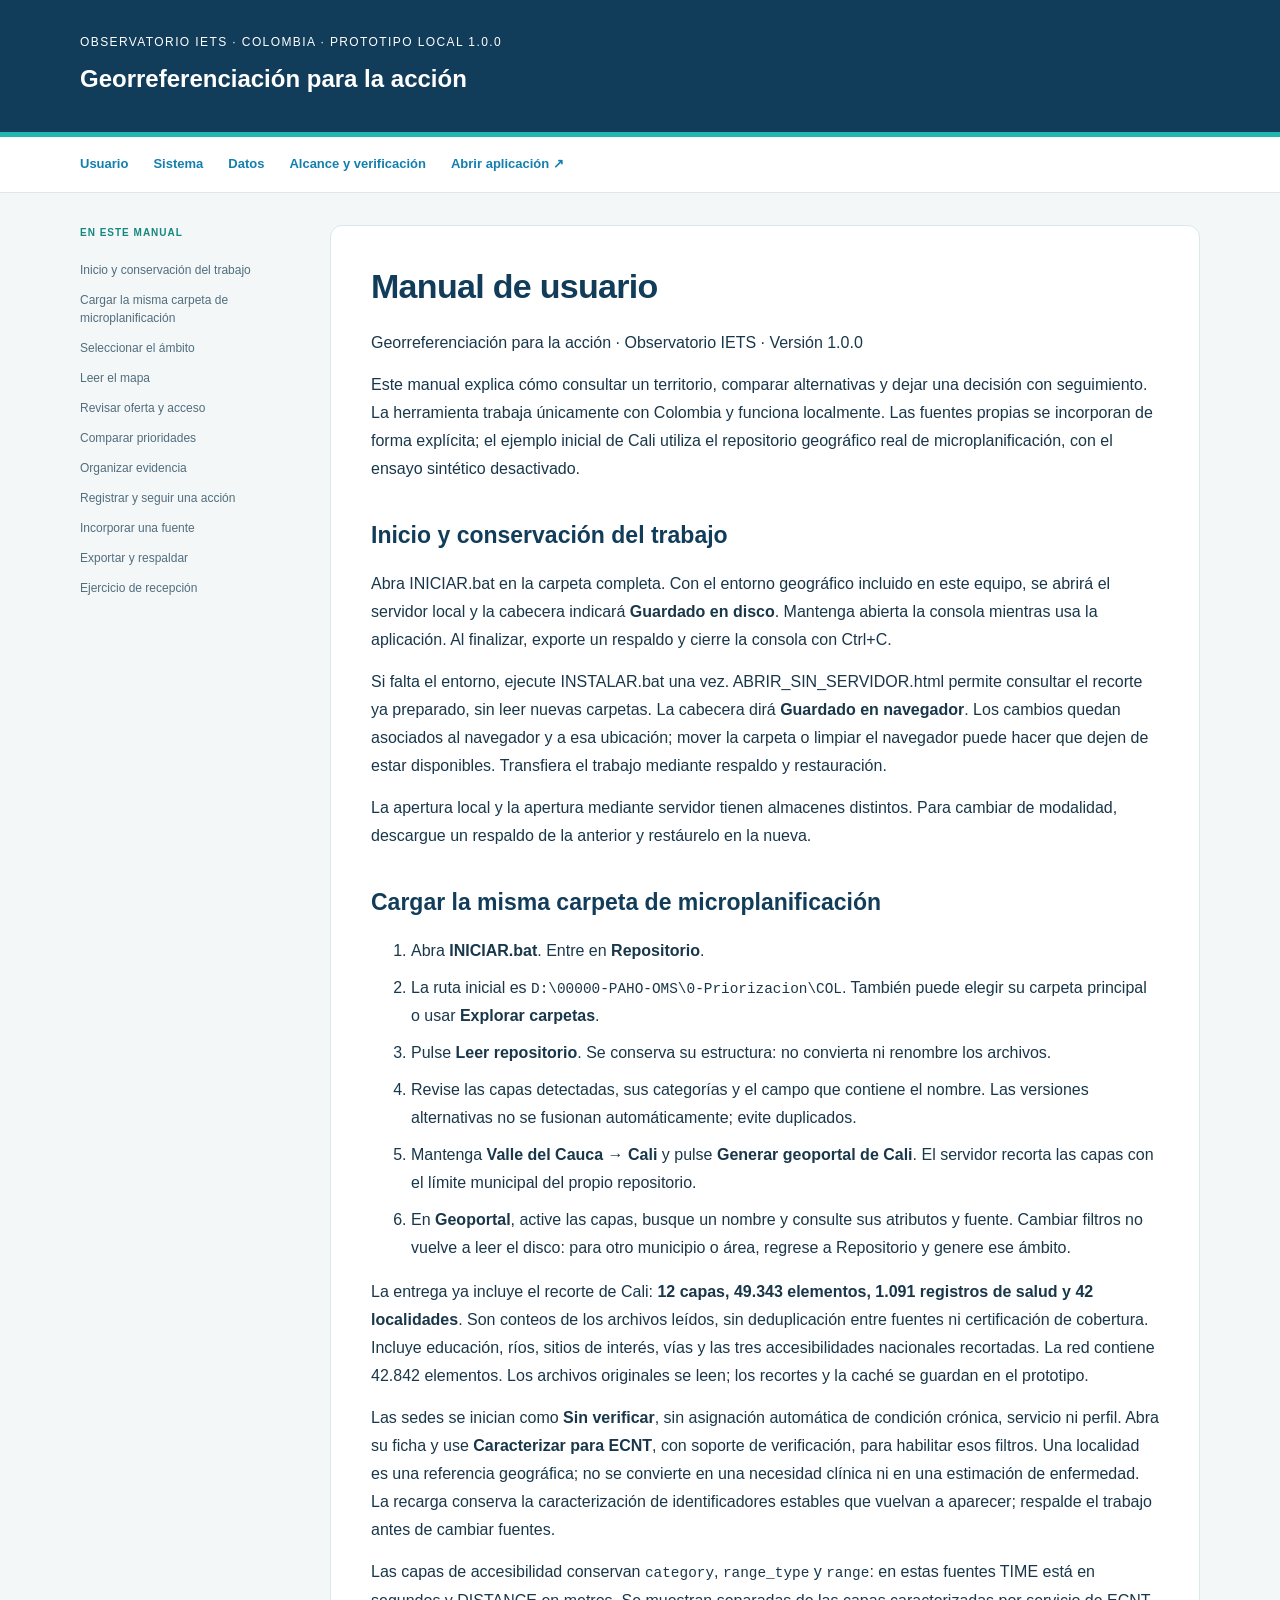
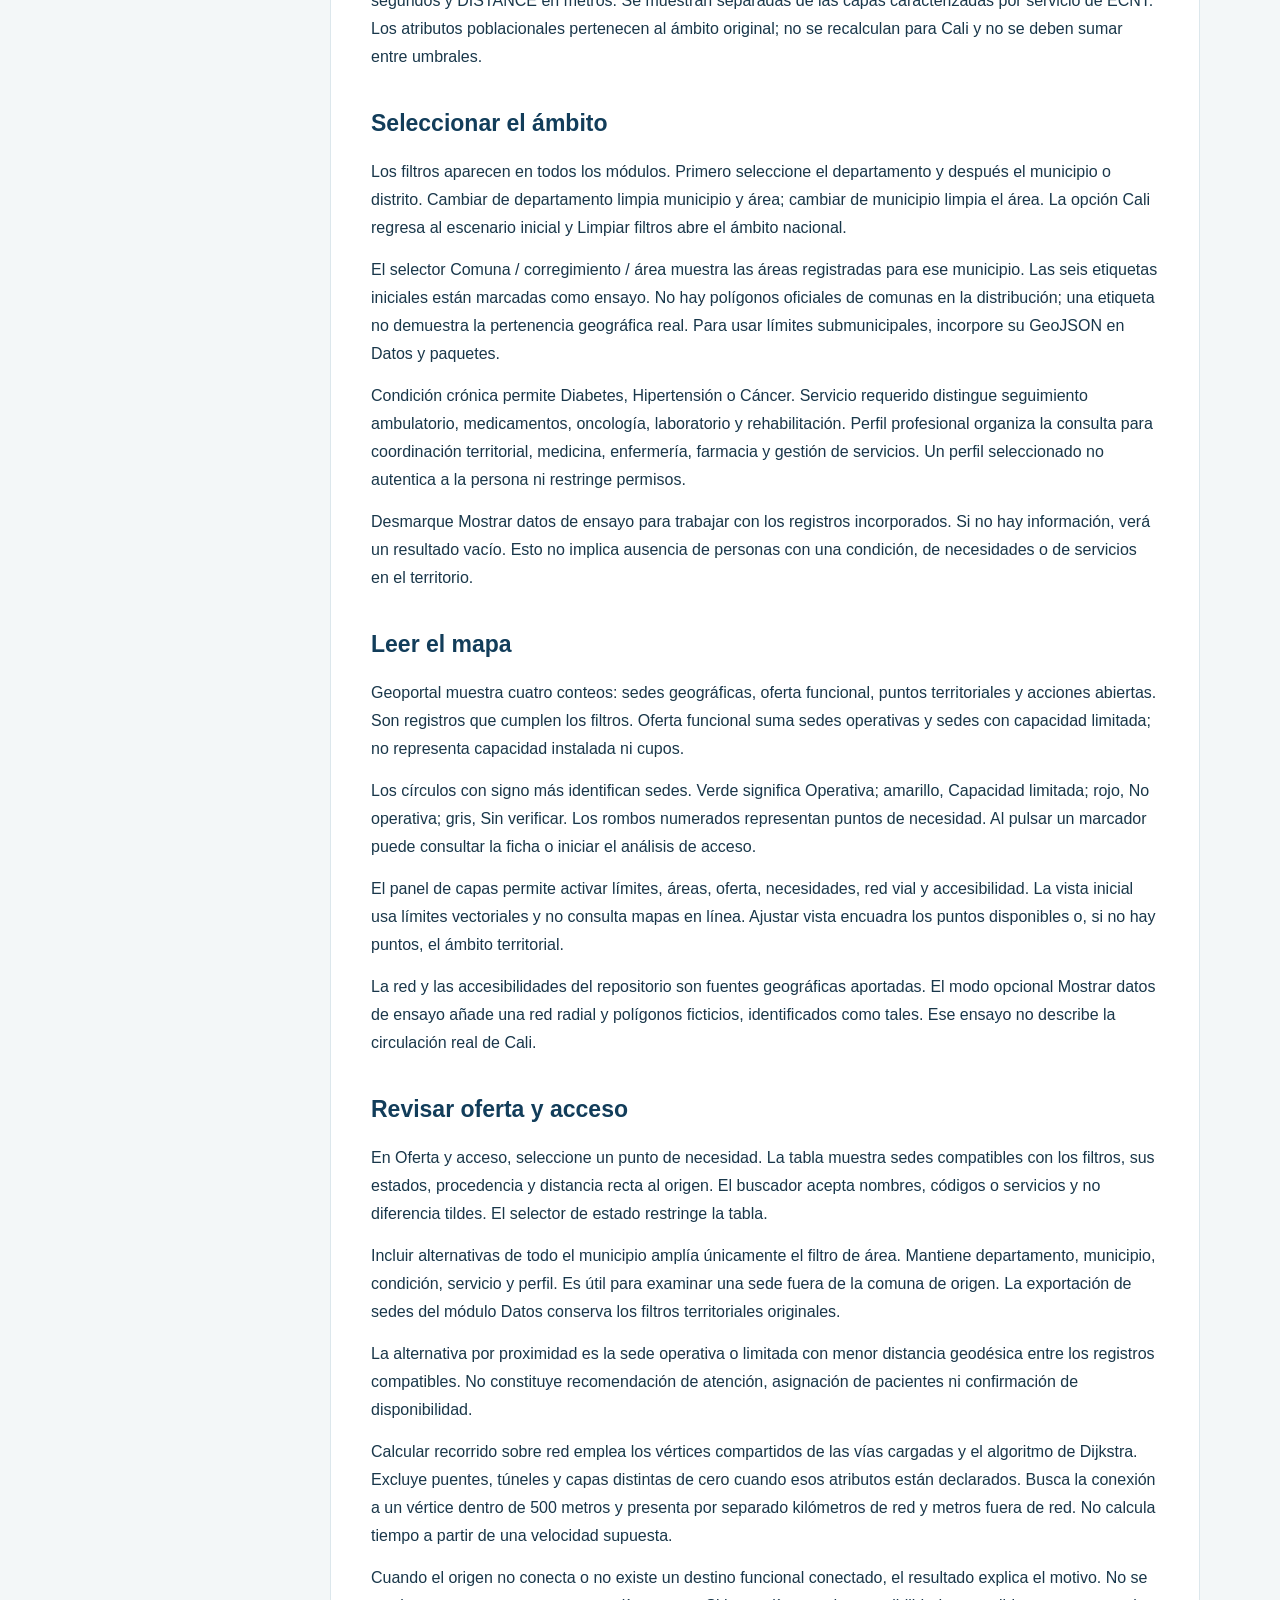
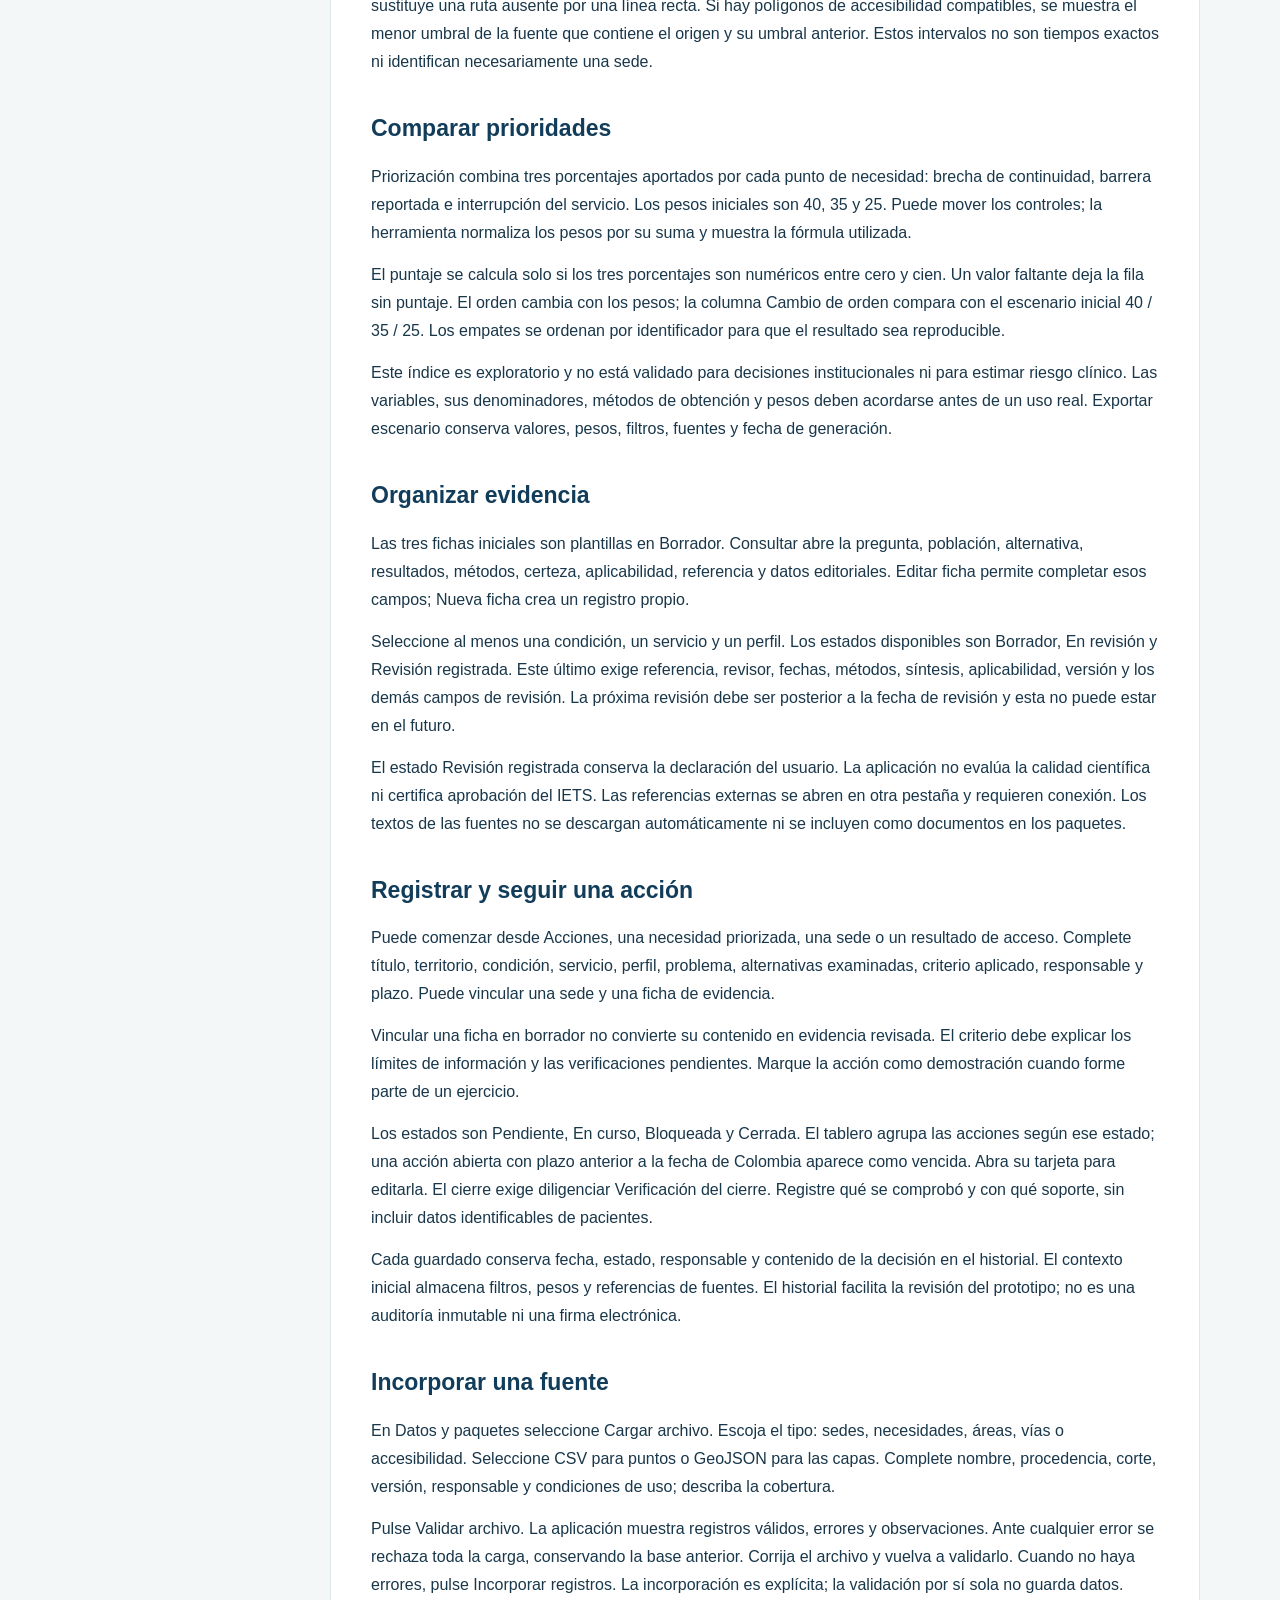
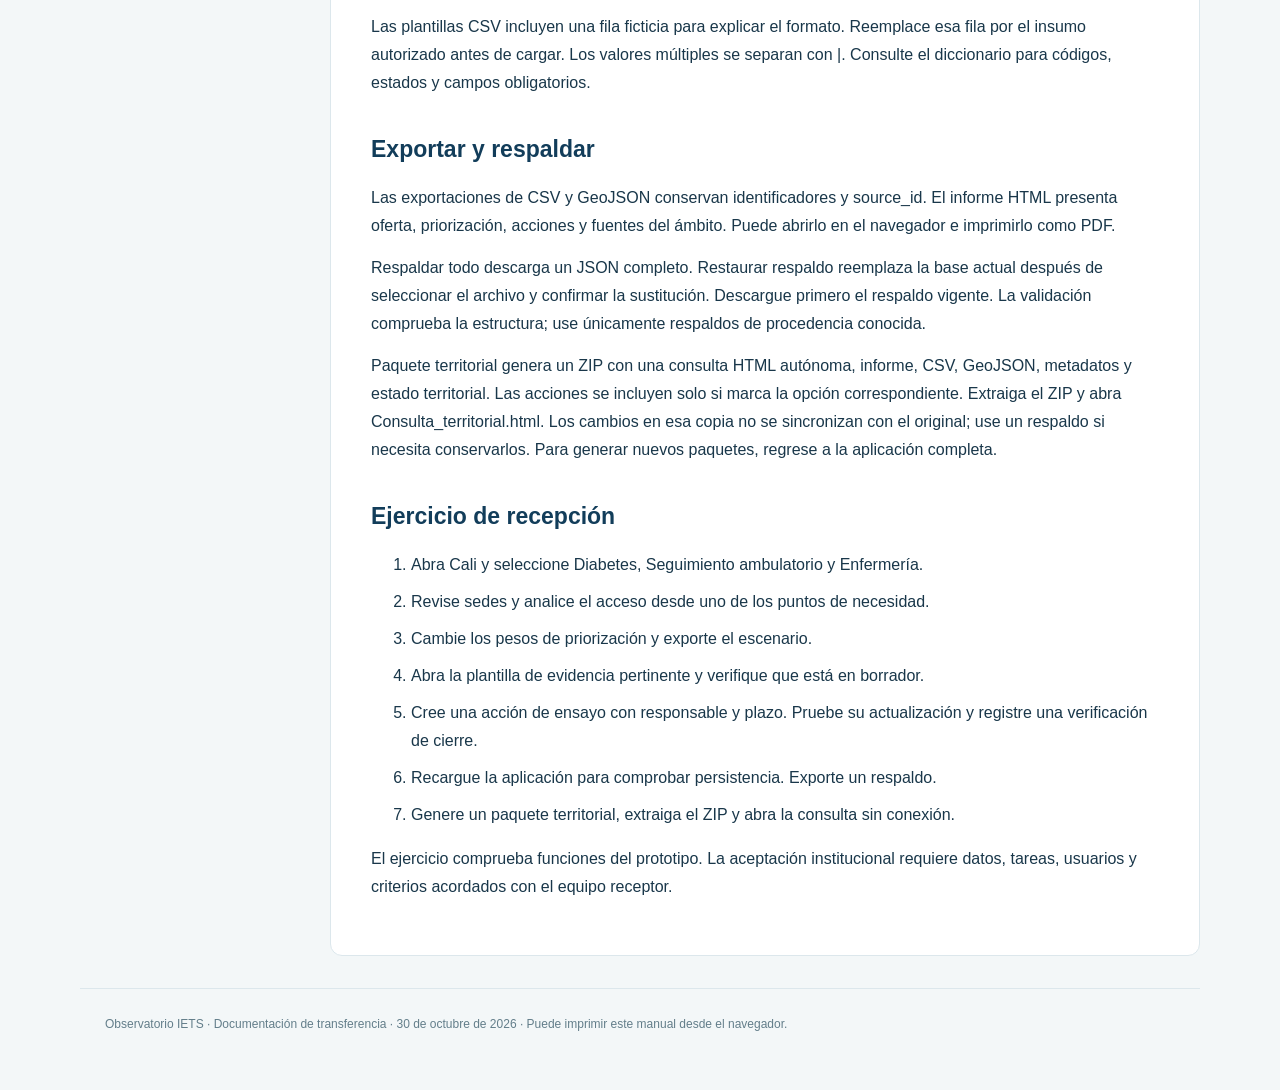
<file: manuales/usuario.html>
<!doctype html><html lang="es"><head><meta charset="utf-8"><meta name="viewport" content="width=device-width,initial-scale=1"><title>Manual de usuario · IETS</title><style>*{box-sizing:border-box}html{scroll-behavior:smooth}body{margin:0;font:16px/1.75 "Segoe UI",Arial,sans-serif;color:#19374a;background:#f3f7f8}header{background:#123d5a;color:white;padding:32px max(24px,calc((100vw - 1120px)/2));border-bottom:5px solid #21b6b2}header p{margin:0;font-size:12px;letter-spacing:1.4px;text-transform:uppercase}header b{font-size:24px;display:block;margin-top:5px}nav.tabs{background:white;border-bottom:1px solid #dce7ec;display:flex;gap:25px;padding:16px max(24px,calc((100vw - 1120px)/2));flex-wrap:wrap}a{color:#147fae;text-underline-offset:3px}.tabs a{font-size:13px;font-weight:600;text-decoration:none}.layout{max-width:1168px;margin:32px auto;display:grid;grid-template-columns:220px minmax(0,1fr);gap:30px;padding:0 24px}.toc{align-self:start;position:sticky;top:25px;font-size:12px;line-height:1.5}.toc b{display:block;margin-bottom:15px;text-transform:uppercase;font-size:10px;letter-spacing:1px;color:#16877f}.toc a{display:block;text-decoration:none;color:#526d7d;padding:6px 0}.paper{background:white;border:1px solid #dce7ec;border-radius:12px;padding:40px;min-width:0}h1{font-size:34px;line-height:1.2;letter-spacing:-.7px;color:#123d5a;margin-top:0}h2{font-size:23px;line-height:1.3;color:#123d5a;margin-top:38px;scroll-margin-top:25px}p{margin:14px 0}li{margin:9px 0}table{width:100%;border-collapse:collapse;font-size:13px;line-height:1.6;margin:22px 0}th,td{padding:12px 14px;border:1px solid #d8e3e7;text-align:left;vertical-align:top;overflow-wrap:anywhere}th{background:#e7f2f6;color:#173e55}tr:nth-child(even) td{background:#f8fafb}pre{padding:20px;background:#f1f5f7;border-radius:8px;overflow:auto;font-size:13px;line-height:1.7;white-space:pre-wrap;overflow-wrap:anywhere}code{font-family:Consolas,monospace;font-size:.9em}footer{max-width:1120px;margin:30px auto;padding:25px;border-top:1px solid #dce7ec;font-size:12px;color:#637e8a}@media(max-width:800px){.layout{display:block;padding:0 14px}.toc{position:static;margin-bottom:25px}.paper{padding:25px}h1{font-size:28px}table{font-size:11px}th,td{padding:8px}.tabs{gap:12px!important}}@media print{body{background:white;font-size:11pt;line-height:1.55}header,.tabs,.toc,footer{display:none!important}.layout{display:block;margin:0;padding:0}.paper{border:0;padding:0}h1,h2{color:black}h1{font-size:22pt}h2{font-size:15pt;break-after:avoid}p,li{orphans:3;widows:3}table{font-size:9pt}tr{break-inside:avoid}pre{font-size:9pt}@page{margin:20mm}}</style></head><body><header><p>Observatorio IETS · Colombia · Prototipo local 1.0.0</p><b>Georreferenciación para la acción</b></header><nav class="tabs" aria-label="Manuales"><a href="usuario.html">Usuario</a><a href="sistema.html">Sistema</a><a href="datos.html">Datos</a><a href="alcance.html">Alcance y verificación</a><a href="../app/index.html">Abrir aplicación ↗</a></nav><div class="layout"><aside class="toc"><b>En este manual</b><a href="#inicio-y-conservacion-del-trabajo">Inicio y conservación del trabajo</a><a href="#cargar-la-misma-carpeta-de-microplanificacion">Cargar la misma carpeta de microplanificación</a><a href="#seleccionar-el-ambito">Seleccionar el ámbito</a><a href="#leer-el-mapa">Leer el mapa</a><a href="#revisar-oferta-y-acceso">Revisar oferta y acceso</a><a href="#comparar-prioridades">Comparar prioridades</a><a href="#organizar-evidencia">Organizar evidencia</a><a href="#registrar-y-seguir-una-accion">Registrar y seguir una acción</a><a href="#incorporar-una-fuente">Incorporar una fuente</a><a href="#exportar-y-respaldar">Exportar y respaldar</a><a href="#ejercicio-de-recepcion">Ejercicio de recepción</a></aside><main class="paper"><h1 id="manual-de-usuario">Manual de usuario</h1>
<p>Georreferenciación para la acción · Observatorio IETS · Versión 1.0.0</p>
<p>Este manual explica cómo consultar un territorio, comparar alternativas y dejar una decisión con seguimiento. La herramienta trabaja únicamente con Colombia y funciona localmente. Las fuentes propias se incorporan de forma explícita; el ejemplo inicial de Cali utiliza el repositorio geográfico real de microplanificación, con el ensayo sintético desactivado.</p>
<h2 id="inicio-y-conservacion-del-trabajo">Inicio y conservación del trabajo</h2>
<p>Abra INICIAR.bat en la carpeta completa. Con el entorno geográfico incluido en este equipo, se abrirá el servidor local y la cabecera indicará <strong>Guardado en disco</strong>. Mantenga abierta la consola mientras usa la aplicación. Al finalizar, exporte un respaldo y cierre la consola con Ctrl+C.</p>
<p>Si falta el entorno, ejecute INSTALAR.bat una vez. ABRIR_SIN_SERVIDOR.html permite consultar el recorte ya preparado, sin leer nuevas carpetas. La cabecera dirá <strong>Guardado en navegador</strong>. Los cambios quedan asociados al navegador y a esa ubicación; mover la carpeta o limpiar el navegador puede hacer que dejen de estar disponibles. Transfiera el trabajo mediante respaldo y restauración.</p>
<p>La apertura local y la apertura mediante servidor tienen almacenes distintos. Para cambiar de modalidad, descargue un respaldo de la anterior y restáurelo en la nueva.</p>
<h2 id="cargar-la-misma-carpeta-de-microplanificacion">Cargar la misma carpeta de microplanificación</h2>
<ol>
<li>Abra <strong>INICIAR.bat</strong>. Entre en <strong>Repositorio</strong>.</li>
<li>La ruta inicial es <code>D:\00000-PAHO-OMS\0-Priorizacion\COL</code>. También puede elegir su carpeta principal o usar <strong>Explorar carpetas</strong>.</li>
<li>Pulse <strong>Leer repositorio</strong>. Se conserva su estructura: no convierta ni renombre los archivos.</li>
<li>Revise las capas detectadas, sus categorías y el campo que contiene el nombre. Las versiones alternativas no se fusionan automáticamente; evite duplicados.</li>
<li>Mantenga <strong>Valle del Cauca → Cali</strong> y pulse <strong>Generar geoportal de Cali</strong>. El servidor recorta las capas con el límite municipal del propio repositorio.</li>
<li>En <strong>Geoportal</strong>, active las capas, busque un nombre y consulte sus atributos y fuente. Cambiar filtros no vuelve a leer el disco: para otro municipio o área, regrese a Repositorio y genere ese ámbito.</li>
</ol>
<p>La entrega ya incluye el recorte de Cali: <strong>12 capas, 49.343 elementos, 1.091 registros de salud y 42 localidades</strong>. Son conteos de los archivos leídos, sin deduplicación entre fuentes ni certificación de cobertura. Incluye educación, ríos, sitios de interés, vías y las tres accesibilidades nacionales recortadas. La red contiene 42.842 elementos. Los archivos originales se leen; los recortes y la caché se guardan en el prototipo.</p>
<p>Las sedes se inician como <strong>Sin verificar</strong>, sin asignación automática de condición crónica, servicio ni perfil. Abra su ficha y use <strong>Caracterizar para ECNT</strong>, con soporte de verificación, para habilitar esos filtros. Una localidad es una referencia geográfica; no se convierte en una necesidad clínica ni en una estimación de enfermedad. La recarga conserva la caracterización de identificadores estables que vuelvan a aparecer; respalde el trabajo antes de cambiar fuentes.</p>
<p>Las capas de accesibilidad conservan <code>category</code>, <code>range_type</code> y <code>range</code>: en estas fuentes TIME está en segundos y DISTANCE en metros. Se muestran separadas de las capas caracterizadas por servicio de ECNT. Los atributos poblacionales pertenecen al ámbito original; no se recalculan para Cali y no se deben sumar entre umbrales.</p>
<h2 id="seleccionar-el-ambito">Seleccionar el ámbito</h2>
<p>Los filtros aparecen en todos los módulos. Primero seleccione el departamento y después el municipio o distrito. Cambiar de departamento limpia municipio y área; cambiar de municipio limpia el área. La opción Cali regresa al escenario inicial y Limpiar filtros abre el ámbito nacional.</p>
<p>El selector Comuna / corregimiento / área muestra las áreas registradas para ese municipio. Las seis etiquetas iniciales están marcadas como ensayo. No hay polígonos oficiales de comunas en la distribución; una etiqueta no demuestra la pertenencia geográfica real. Para usar límites submunicipales, incorpore su GeoJSON en Datos y paquetes.</p>
<p>Condición crónica permite Diabetes, Hipertensión o Cáncer. Servicio requerido distingue seguimiento ambulatorio, medicamentos, oncología, laboratorio y rehabilitación. Perfil profesional organiza la consulta para coordinación territorial, medicina, enfermería, farmacia y gestión de servicios. Un perfil seleccionado no autentica a la persona ni restringe permisos.</p>
<p>Desmarque Mostrar datos de ensayo para trabajar con los registros incorporados. Si no hay información, verá un resultado vacío. Esto no implica ausencia de personas con una condición, de necesidades o de servicios en el territorio.</p>
<h2 id="leer-el-mapa">Leer el mapa</h2>
<p>Geoportal muestra cuatro conteos: sedes geográficas, oferta funcional, puntos territoriales y acciones abiertas. Son registros que cumplen los filtros. Oferta funcional suma sedes operativas y sedes con capacidad limitada; no representa capacidad instalada ni cupos.</p>
<p>Los círculos con signo más identifican sedes. Verde significa Operativa; amarillo, Capacidad limitada; rojo, No operativa; gris, Sin verificar. Los rombos numerados representan puntos de necesidad. Al pulsar un marcador puede consultar la ficha o iniciar el análisis de acceso.</p>
<p>El panel de capas permite activar límites, áreas, oferta, necesidades, red vial y accesibilidad. La vista inicial usa límites vectoriales y no consulta mapas en línea. Ajustar vista encuadra los puntos disponibles o, si no hay puntos, el ámbito territorial.</p>
<p>La red y las accesibilidades del repositorio son fuentes geográficas aportadas. El modo opcional Mostrar datos de ensayo añade una red radial y polígonos ficticios, identificados como tales. Ese ensayo no describe la circulación real de Cali.</p>
<h2 id="revisar-oferta-y-acceso">Revisar oferta y acceso</h2>
<p>En Oferta y acceso, seleccione un punto de necesidad. La tabla muestra sedes compatibles con los filtros, sus estados, procedencia y distancia recta al origen. El buscador acepta nombres, códigos o servicios y no diferencia tildes. El selector de estado restringe la tabla.</p>
<p>Incluir alternativas de todo el municipio amplía únicamente el filtro de área. Mantiene departamento, municipio, condición, servicio y perfil. Es útil para examinar una sede fuera de la comuna de origen. La exportación de sedes del módulo Datos conserva los filtros territoriales originales.</p>
<p>La alternativa por proximidad es la sede operativa o limitada con menor distancia geodésica entre los registros compatibles. No constituye recomendación de atención, asignación de pacientes ni confirmación de disponibilidad.</p>
<p>Calcular recorrido sobre red emplea los vértices compartidos de las vías cargadas y el algoritmo de Dijkstra. Excluye puentes, túneles y capas distintas de cero cuando esos atributos están declarados. Busca la conexión a un vértice dentro de 500 metros y presenta por separado kilómetros de red y metros fuera de red. No calcula tiempo a partir de una velocidad supuesta.</p>
<p>Cuando el origen no conecta o no existe un destino funcional conectado, el resultado explica el motivo. No se sustituye una ruta ausente por una línea recta. Si hay polígonos de accesibilidad compatibles, se muestra el menor umbral de la fuente que contiene el origen y su umbral anterior. Estos intervalos no son tiempos exactos ni identifican necesariamente una sede.</p>
<h2 id="comparar-prioridades">Comparar prioridades</h2>
<p>Priorización combina tres porcentajes aportados por cada punto de necesidad: brecha de continuidad, barrera reportada e interrupción del servicio. Los pesos iniciales son 40, 35 y 25. Puede mover los controles; la herramienta normaliza los pesos por su suma y muestra la fórmula utilizada.</p>
<p>El puntaje se calcula solo si los tres porcentajes son numéricos entre cero y cien. Un valor faltante deja la fila sin puntaje. El orden cambia con los pesos; la columna Cambio de orden compara con el escenario inicial 40 / 35 / 25. Los empates se ordenan por identificador para que el resultado sea reproducible.</p>
<p>Este índice es exploratorio y no está validado para decisiones institucionales ni para estimar riesgo clínico. Las variables, sus denominadores, métodos de obtención y pesos deben acordarse antes de un uso real. Exportar escenario conserva valores, pesos, filtros, fuentes y fecha de generación.</p>
<h2 id="organizar-evidencia">Organizar evidencia</h2>
<p>Las tres fichas iniciales son plantillas en Borrador. Consultar abre la pregunta, población, alternativa, resultados, métodos, certeza, aplicabilidad, referencia y datos editoriales. Editar ficha permite completar esos campos; Nueva ficha crea un registro propio.</p>
<p>Seleccione al menos una condición, un servicio y un perfil. Los estados disponibles son Borrador, En revisión y Revisión registrada. Este último exige referencia, revisor, fechas, métodos, síntesis, aplicabilidad, versión y los demás campos de revisión. La próxima revisión debe ser posterior a la fecha de revisión y esta no puede estar en el futuro.</p>
<p>El estado Revisión registrada conserva la declaración del usuario. La aplicación no evalúa la calidad científica ni certifica aprobación del IETS. Las referencias externas se abren en otra pestaña y requieren conexión. Los textos de las fuentes no se descargan automáticamente ni se incluyen como documentos en los paquetes.</p>
<h2 id="registrar-y-seguir-una-accion">Registrar y seguir una acción</h2>
<p>Puede comenzar desde Acciones, una necesidad priorizada, una sede o un resultado de acceso. Complete título, territorio, condición, servicio, perfil, problema, alternativas examinadas, criterio aplicado, responsable y plazo. Puede vincular una sede y una ficha de evidencia.</p>
<p>Vincular una ficha en borrador no convierte su contenido en evidencia revisada. El criterio debe explicar los límites de información y las verificaciones pendientes. Marque la acción como demostración cuando forme parte de un ejercicio.</p>
<p>Los estados son Pendiente, En curso, Bloqueada y Cerrada. El tablero agrupa las acciones según ese estado; una acción abierta con plazo anterior a la fecha de Colombia aparece como vencida. Abra su tarjeta para editarla. El cierre exige diligenciar Verificación del cierre. Registre qué se comprobó y con qué soporte, sin incluir datos identificables de pacientes.</p>
<p>Cada guardado conserva fecha, estado, responsable y contenido de la decisión en el historial. El contexto inicial almacena filtros, pesos y referencias de fuentes. El historial facilita la revisión del prototipo; no es una auditoría inmutable ni una firma electrónica.</p>
<h2 id="incorporar-una-fuente">Incorporar una fuente</h2>
<p>En Datos y paquetes seleccione Cargar archivo. Escoja el tipo: sedes, necesidades, áreas, vías o accesibilidad. Seleccione CSV para puntos o GeoJSON para las capas. Complete nombre, procedencia, corte, versión, responsable y condiciones de uso; describa la cobertura.</p>
<p>Pulse Validar archivo. La aplicación muestra registros válidos, errores y observaciones. Ante cualquier error se rechaza toda la carga, conservando la base anterior. Corrija el archivo y vuelva a validarlo. Cuando no haya errores, pulse Incorporar registros. La incorporación es explícita; la validación por sí sola no guarda datos.</p>
<p>Las plantillas CSV incluyen una fila ficticia para explicar el formato. Reemplace esa fila por el insumo autorizado antes de cargar. Los valores múltiples se separan con |. Consulte el diccionario para códigos, estados y campos obligatorios.</p>
<h2 id="exportar-y-respaldar">Exportar y respaldar</h2>
<p>Las exportaciones de CSV y GeoJSON conservan identificadores y source_id. El informe HTML presenta oferta, priorización, acciones y fuentes del ámbito. Puede abrirlo en el navegador e imprimirlo como PDF.</p>
<p>Respaldar todo descarga un JSON completo. Restaurar respaldo reemplaza la base actual después de seleccionar el archivo y confirmar la sustitución. Descargue primero el respaldo vigente. La validación comprueba la estructura; use únicamente respaldos de procedencia conocida.</p>
<p>Paquete territorial genera un ZIP con una consulta HTML autónoma, informe, CSV, GeoJSON, metadatos y estado territorial. Las acciones se incluyen solo si marca la opción correspondiente. Extraiga el ZIP y abra Consulta_territorial.html. Los cambios en esa copia no se sincronizan con el original; use un respaldo si necesita conservarlos. Para generar nuevos paquetes, regrese a la aplicación completa.</p>
<h2 id="ejercicio-de-recepcion">Ejercicio de recepción</h2>
<ol>
<li>Abra Cali y seleccione Diabetes, Seguimiento ambulatorio y Enfermería.</li>
<li>Revise sedes y analice el acceso desde uno de los puntos de necesidad.</li>
<li>Cambie los pesos de priorización y exporte el escenario.</li>
<li>Abra la plantilla de evidencia pertinente y verifique que está en borrador.</li>
<li>Cree una acción de ensayo con responsable y plazo. Pruebe su actualización y registre una verificación de cierre.</li>
<li>Recargue la aplicación para comprobar persistencia. Exporte un respaldo.</li>
<li>Genere un paquete territorial, extraiga el ZIP y abra la consulta sin conexión.</li>
</ol>
<p>El ejercicio comprueba funciones del prototipo. La aceptación institucional requiere datos, tareas, usuarios y criterios acordados con el equipo receptor.</p></main></div><footer>Observatorio IETS · Documentación de transferencia · 30 de octubre de 2026 · Puede imprimir este manual desde el navegador.</footer></body></html>
</file>
